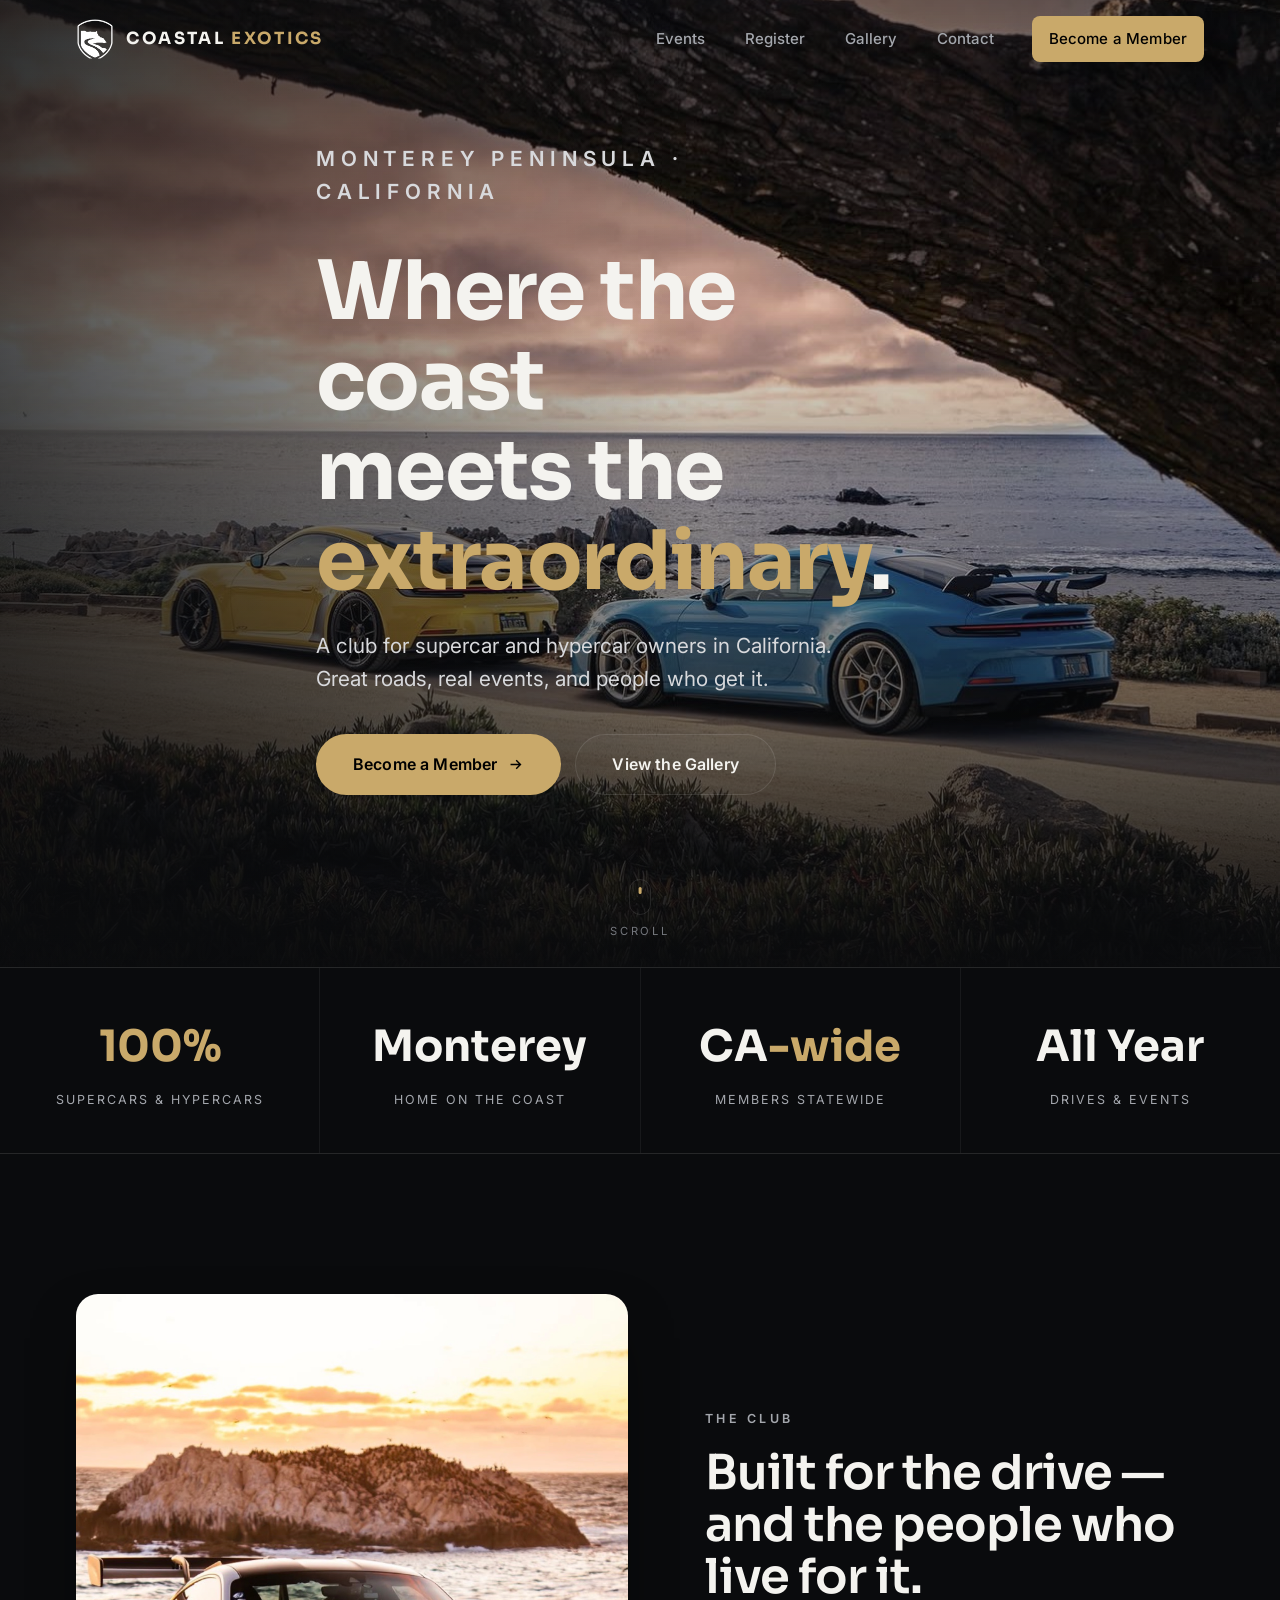
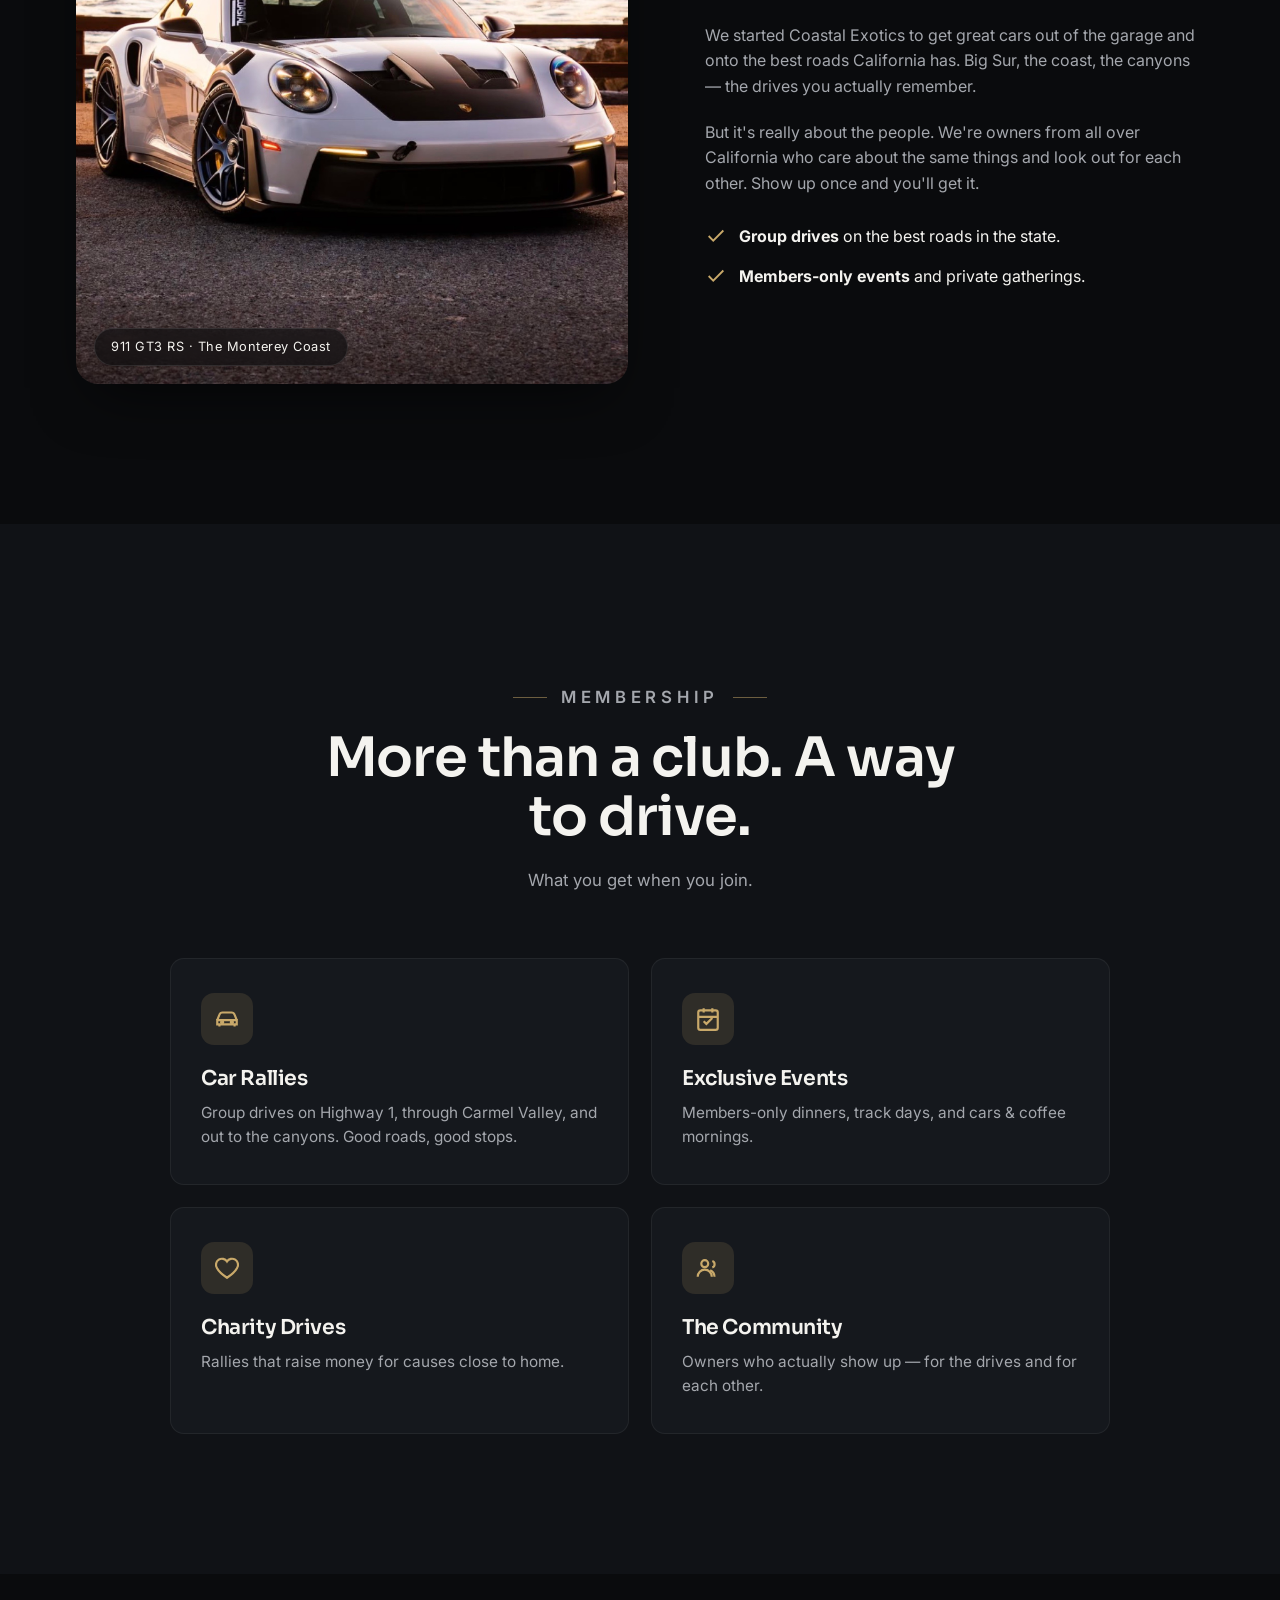
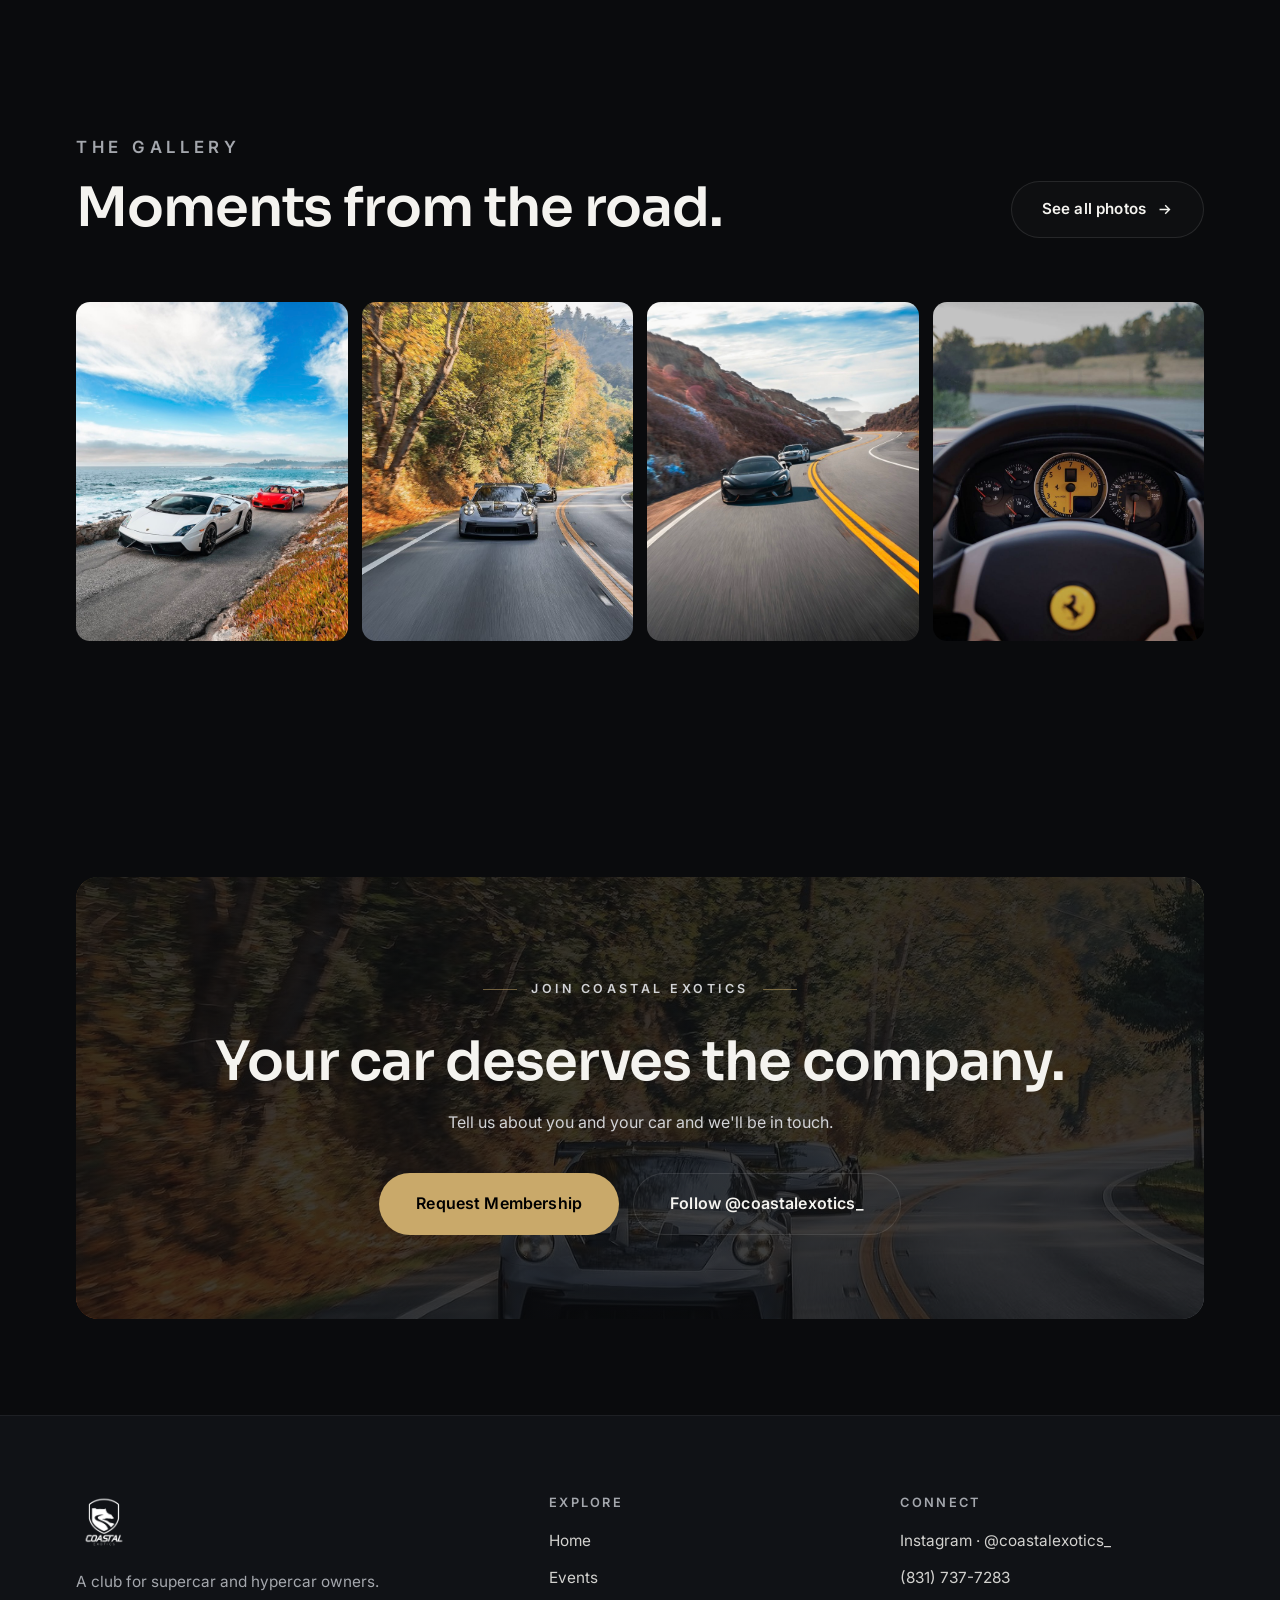
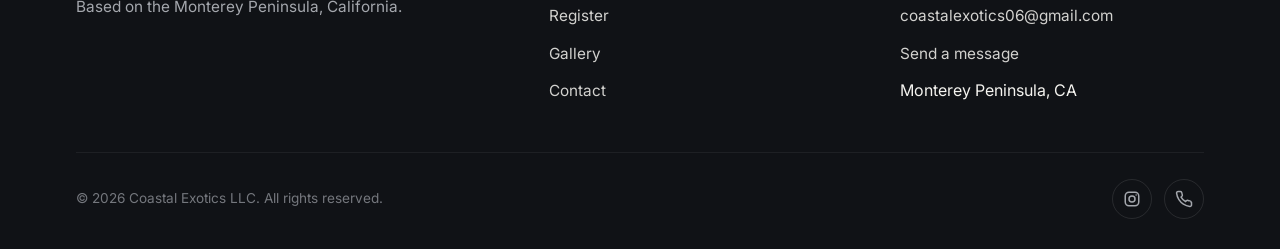
<file: index.html>
<!DOCTYPE html>
<html lang="en">
<head>
  <meta charset="UTF-8">
  <meta name="viewport" content="width=device-width, initial-scale=1.0">
  <title>Coastal Exotics — Supercar & Hypercar Club · Monterey Peninsula, California</title>
  <meta name="description" content="Coastal Exotics is a members' club for supercar and hypercar owners based in Monterey Peninsula, California. Group drives, members-only events and charity rallies across California.">
  <meta name="theme-color" content="#0a0b0d">
  <meta property="og:title" content="Coastal Exotics — Supercar & Hypercar Club">
  <meta property="og:description" content="A club for supercar and hypercar owners on the Monterey Peninsula, California.">
  <meta property="og:image" content="/assets/images/hero-porsches.jpg">
  <meta property="og:type" content="website">
  <link rel="icon" type="image/png" sizes="32x32" href="/assets/images/favicon-32.png">
  <link rel="apple-touch-icon" href="/assets/images/apple-touch-icon.png">
  <link rel="preconnect" href="https://fonts.googleapis.com">
  <link rel="preconnect" href="https://fonts.gstatic.com" crossorigin>
  <link href="https://fonts.googleapis.com/css2?family=Sora:wght@400;500;600;700&family=Inter:wght@400;500;600&display=swap" rel="stylesheet">
  <link rel="stylesheet" href="/css/styles.css?v=3">
</head>
<body>

  <!-- HEADER -->
  <header class="site-header">
    <div class="container nav">
      <a href="/" class="brand" aria-label="Coastal Exotics — home">
        <img src="/assets/images/mark-white.png" alt="">
        <span class="brand-name">Coastal<span>&nbsp;Exotics</span></span>
      </a>
      <button class="nav-toggle" aria-label="Toggle navigation" aria-expanded="false"><span></span><span></span><span></span></button>
      <nav class="nav-links">
        <a href="/events/">Events</a>
        <a href="/register/">Register</a>
        <a href="/gallery/">Gallery</a>
        <a href="/contact/">Contact</a>
        <span class="nav-cta"><a href="/register/" class="btn btn--primary">Become a Member</a></span>
      </nav>
    </div>
  </header>

  <!-- HERO -->
  <section class="hero">
    <div class="hero__media">
      <img src="/assets/images/hero-porsches.jpg" alt="Two Porsche 911 GT3s parked along the Monterey Peninsula coastline at sunset" fetchpriority="high">
    </div>
    <div class="container hero__inner">
      <p class="eyebrow reveal">Monterey Peninsula · California</p>
      <h1 class="reveal" data-delay="1">Where the coast<br>meets the <span class="gold">extraordinary</span>.</h1>
      <p class="reveal" data-delay="2">A club for supercar and hypercar owners in California. Great roads, real events, and people who get it.</p>
      <div class="hero__actions reveal" data-delay="3">
        <a href="/register/" class="btn btn--primary btn--lg">Become a Member
          <svg viewBox="0 0 24 24" fill="none" stroke="currentColor" stroke-width="2"><path d="M5 12h14M13 6l6 6-6 6"/></svg>
        </a>
        <a href="/gallery/" class="btn btn--ghost btn--lg">View the Gallery</a>
      </div>
      <span class="hero__loc reveal" data-delay="3">
        <svg viewBox="0 0 24 24" fill="none" stroke="currentColor" stroke-width="2"><path d="M12 21s-7-5.4-7-11a7 7 0 1 1 14 0c0 5.6-7 11-7 11z"/><circle cx="12" cy="10" r="2.5"/></svg>
        Based on the Monterey Peninsula · Members across California
      </span>
    </div>
    <div class="scroll-cue"><span class="mouse"></span><span>Scroll</span></div>
  </section>

  <!-- STATS -->
  <section class="stats" aria-label="Club at a glance">
    <div class="stat"><div class="num"><span>100%</span></div><div class="lbl">Supercars &amp; Hypercars</div></div>
    <div class="stat"><div class="num">Monterey</div><div class="lbl">Home on the Coast</div></div>
    <div class="stat"><div class="num">CA<span>-wide</span></div><div class="lbl">Members Statewide</div></div>
    <div class="stat"><div class="num">All&nbsp;Year</div><div class="lbl">Drives &amp; Events</div></div>
  </section>

  <!-- ABOUT / SPLIT -->
  <section class="section">
    <div class="container split">
      <div class="split__media reveal">
        <img src="/assets/images/gt3rs-sunset.jpg" alt="Porsche 911 GT3 RS overlooking the ocean at golden hour">
        <span class="tag">911 GT3 RS · The Monterey Coast</span>
      </div>
      <div class="split__content reveal" data-delay="1">
        <p class="eyebrow">The Club</p>
        <h2>Built for the drive — and the people who live for it.</h2>
        <p>We started Coastal Exotics to get great cars out of the garage and onto the best roads California has. Big Sur, the coast, the canyons — the drives you actually remember.</p>
        <p>But it's really about the people. We're owners from all over California who care about the same things and look out for each other. Show up once and you'll get it.</p>
        <ul class="checklist">
          <li><svg viewBox="0 0 24 24" fill="none" stroke="currentColor" stroke-width="2"><path d="M20 6 9 17l-5-5"/></svg><span><strong>Group drives</strong> on the best roads in the state.</span></li>
          <li><svg viewBox="0 0 24 24" fill="none" stroke="currentColor" stroke-width="2"><path d="M20 6 9 17l-5-5"/></svg><span><strong>Members-only events</strong> and private gatherings.</span></li>
        </ul>
      </div>
    </div>
  </section>

  <!-- MEMBERSHIP / BENEFITS -->
  <section class="section bg-2">
    <div class="container">
      <div class="section-head center reveal">
        <p class="eyebrow eyebrow--center">Membership</p>
        <h2>More than a club. A way to drive.</h2>
        <p>What you get when you join.</p>
      </div>
      <div class="cards">
        <article class="card reveal">
          <div class="ico"><svg viewBox="0 0 24 24" fill="none" stroke="currentColor" stroke-width="2"><path d="M3 13l2-5a3 3 0 0 1 2.8-2h8.4A3 3 0 0 1 19 8l2 5"/><path d="M5 17h14M5 17v2M19 17v2M3 13h18v4H3z"/><circle cx="7.5" cy="15" r="1"/><circle cx="16.5" cy="15" r="1"/></svg></div>
          <h3>Car Rallies</h3>
          <p>Group drives on Highway 1, through Carmel Valley, and out to the canyons. Good roads, good stops.</p>
        </article>
        <article class="card reveal" data-delay="1">
          <div class="ico"><svg viewBox="0 0 24 24" fill="none" stroke="currentColor" stroke-width="2"><path d="M8 2v4M16 2v4M3 10h18"/><rect x="3" y="4" width="18" height="18" rx="2"/><path d="M8 14l2.5 2.5L16 11"/></svg></div>
          <h3>Exclusive Events</h3>
          <p>Members-only dinners, track days, and cars &amp; coffee mornings.</p>
        </article>
        <article class="card reveal">
          <div class="ico"><svg viewBox="0 0 24 24" fill="none" stroke="currentColor" stroke-width="2"><path d="M12 21s-7-4.6-9.3-9A5.2 5.2 0 0 1 12 6a5.2 5.2 0 0 1 9.3 6c-2.3 4.4-9.3 9-9.3 9z"/></svg></div>
          <h3>Charity Drives</h3>
          <p>Rallies that raise money for causes close to home.</p>
        </article>
        <article class="card reveal" data-delay="1">
          <div class="ico"><svg viewBox="0 0 24 24" fill="none" stroke="currentColor" stroke-width="2"><circle cx="9" cy="8" r="3.2"/><path d="M2.5 20a6.5 6.5 0 0 1 13 0"/><path d="M16 5.5a3.2 3.2 0 0 1 0 6M18 20a6.5 6.5 0 0 0-4-6"/></svg></div>
          <h3>The Community</h3>
          <p>Owners who actually show up — for the drives and for each other.</p>
        </article>
      </div>
    </div>
  </section>

  <!-- GALLERY STRIP -->
  <section class="section">
    <div class="container">
      <div class="section-head reveal" style="display:flex;justify-content:space-between;align-items:flex-end;gap:24px;flex-wrap:wrap;max-width:none;">
        <div>
          <p class="eyebrow">The Gallery</p>
          <h2>Moments from the road.</h2>
        </div>
        <a href="/gallery/" class="btn btn--ghost">See all photos
          <svg viewBox="0 0 24 24" fill="none" stroke="currentColor" stroke-width="2"><path d="M5 12h14M13 6l6 6-6 6"/></svg>
        </a>
      </div>
      <div class="strip">
        <a href="/gallery/" class="reveal"><img src="/assets/images/lambo-ferrari-coast-thumb.jpg" alt="Lamborghini Gallardo and Ferrari F430 on the coast road"></a>
        <a href="/gallery/" class="reveal" data-delay="1"><img src="/assets/images/gt3-mclaren-autumn-thumb.jpg" alt="Porsche 911 GT3 and McLaren on an autumn canyon road"></a>
        <a href="/gallery/" class="reveal" data-delay="2"><img src="/assets/images/mclaren-bentley-mountain-thumb.jpg" alt="McLaren and Porsche 911 GT3 RS on a coastal mountain road"></a>
        <a href="/gallery/" class="reveal" data-delay="3"><img src="/assets/images/ferrari-cockpit-thumb.jpg" alt="Ferrari F430 cockpit and gauges"></a>
      </div>
    </div>
  </section>

  <!-- CTA BAND -->
  <section class="section section--tight">
    <div class="container">
      <div class="cta-band reveal">
        <div class="cta-band__bg"><img src="/assets/images/gt3-mclaren-autumn.jpg" alt=""></div>
        <p class="eyebrow eyebrow--center">Join Coastal Exotics</p>
        <h2>Your car deserves the company.</h2>
        <p>Tell us about you and your car and we'll be in touch.</p>
        <div class="hero__actions">
          <a href="/register/" class="btn btn--primary btn--lg">Request Membership</a>
          <a href="https://instagram.com/coastalexotics_" target="_blank" rel="noopener" class="btn btn--ghost btn--lg">Follow @coastalexotics_</a>
        </div>
      </div>
    </div>
  </section>

  <!-- FOOTER -->
  <footer class="site-footer">
    <div class="container">
      <div class="footer-top">
        <div class="footer-brand">
          <img src="/assets/images/logo-white.png" alt="Coastal Exotics">
          <p>A club for supercar and hypercar owners. Based on the Monterey Peninsula, California.</p>
        </div>
        <div class="footer-col">
          <h4>Explore</h4>
          <ul>
            <li><a href="/">Home</a></li>
            <li><a href="/events/">Events</a></li>
            <li><a href="/register/">Register</a></li>
            <li><a href="/gallery/">Gallery</a></li>
            <li><a href="/contact/">Contact</a></li>
          </ul>
        </div>
        <div class="footer-col">
          <h4>Connect</h4>
          <ul>
            <li><a href="https://instagram.com/coastalexotics_" target="_blank" rel="noopener">Instagram &middot; @coastalexotics_</a></li>
            <li><a href="tel:+18317377283">(831) 737-7283</a></li>
            <li><a href="mailto:coastalexotics06@gmail.com">coastalexotics06@gmail.com</a></li>
            <li><a href="/contact/">Send a message</a></li>
            <li>Monterey Peninsula, CA</li>
          </ul>
        </div>
      </div>
      <div class="footer-bottom">
        <span>&copy; <span id="year">2026</span> Coastal Exotics LLC. All rights reserved.</span>
        <div class="footer-social">
          <a href="https://instagram.com/coastalexotics_" target="_blank" rel="noopener" aria-label="Instagram">
            <svg viewBox="0 0 24 24" fill="none" stroke="currentColor" stroke-width="2"><rect x="3" y="3" width="18" height="18" rx="5"/><circle cx="12" cy="12" r="4"/><circle cx="17.5" cy="6.5" r="1" fill="currentColor" stroke="none"/></svg>
          </a>
          <a href="tel:+18317377283" aria-label="Call Coastal Exotics">
            <svg viewBox="0 0 24 24" fill="none" stroke="currentColor" stroke-width="2"><path d="M22 16.9v3a2 2 0 0 1-2.2 2 19.8 19.8 0 0 1-8.6-3.1 19.5 19.5 0 0 1-6-6A19.8 19.8 0 0 1 2.1 4.2 2 2 0 0 1 4.1 2h3a2 2 0 0 1 2 1.7c.1.9.3 1.8.6 2.6a2 2 0 0 1-.5 2.1L8.1 9.5a16 16 0 0 0 6 6l1.1-1.1a2 2 0 0 1 2.1-.5c.8.3 1.7.5 2.6.6a2 2 0 0 1 1.7 2z"/></svg>
          </a>
        </div>
      </div>
    </div>
  </footer>

  <script src="/js/main.js?v=4"></script>
</body>
</html>
</file>
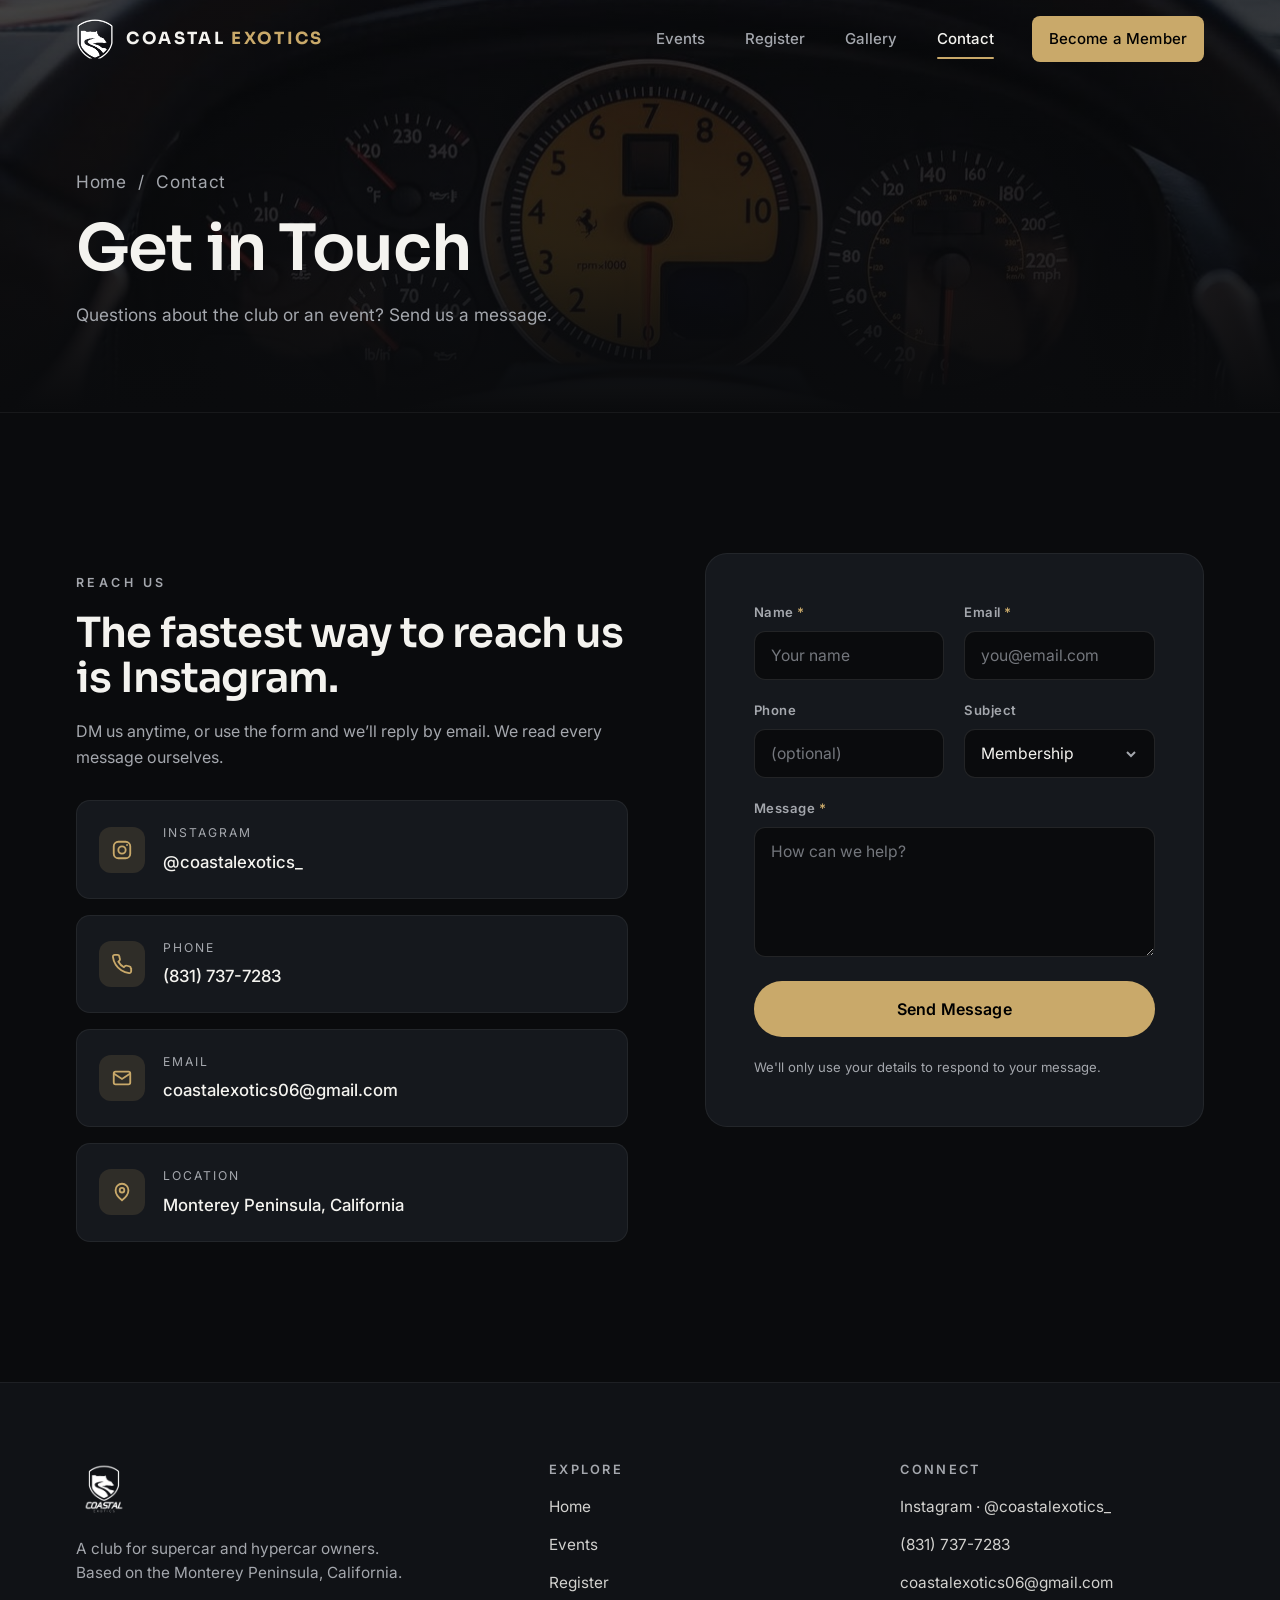
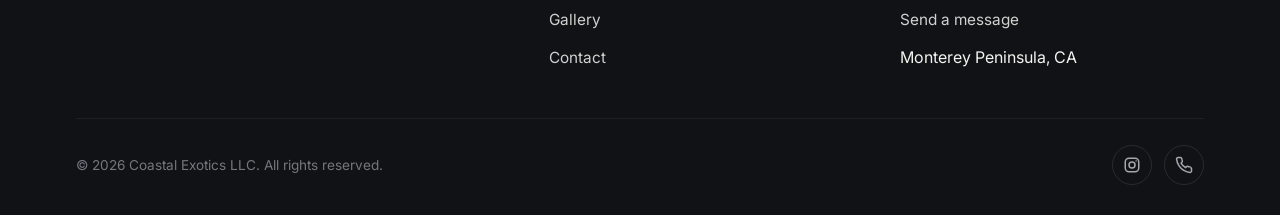
<file: contact/index.html>
<!DOCTYPE html>
<html lang="en">
<head>
  <meta charset="UTF-8">
  <meta name="viewport" content="width=device-width, initial-scale=1.0">
  <title>Contact — Coastal Exotics · Monterey Peninsula, California</title>
  <meta name="description" content="Get in touch with Coastal Exotics. Message us through the form, on Instagram @coastalexotics_, or by phone. Based on the Monterey Peninsula, California.">
  <meta name="theme-color" content="#0a0b0d">
  <link rel="icon" type="image/png" sizes="32x32" href="/assets/images/favicon-32.png">
  <link rel="apple-touch-icon" href="/assets/images/apple-touch-icon.png">
  <link rel="preconnect" href="https://fonts.googleapis.com">
  <link rel="preconnect" href="https://fonts.gstatic.com" crossorigin>
  <link href="https://fonts.googleapis.com/css2?family=Sora:wght@400;500;600;700&family=Inter:wght@400;500;600&display=swap" rel="stylesheet">
  <link rel="stylesheet" href="/css/styles.css?v=3">
</head>
<body>

  <header class="site-header">
    <div class="container nav">
      <a href="/" class="brand" aria-label="Coastal Exotics — home">
        <img src="/assets/images/mark-white.png" alt="">
        <span class="brand-name">Coastal<span>&nbsp;Exotics</span></span>
      </a>
      <button class="nav-toggle" aria-label="Toggle navigation" aria-expanded="false"><span></span><span></span><span></span></button>
      <nav class="nav-links">
        <a href="/events/">Events</a>
        <a href="/register/">Register</a>
        <a href="/gallery/">Gallery</a>
        <a href="/contact/" class="active">Contact</a>
        <span class="nav-cta"><a href="/register/" class="btn btn--primary">Become a Member</a></span>
      </nav>
    </div>
  </header>

  <section class="page-hero">
    <div class="page-hero__bg"><img src="/assets/images/ferrari-cockpit.jpg" alt=""></div>
    <div class="container">
      <p class="breadcrumb reveal"><a href="/">Home</a> &nbsp;/&nbsp; Contact</p>
      <h1 class="reveal" data-delay="1">Get in Touch</h1>
      <p class="reveal" data-delay="2">Questions about the club or an event? Send us a message.</p>
    </div>
  </section>

  <section class="section">
    <div class="container">
      <div class="split" style="align-items:flex-start;">
        <!-- CONTACT INFO -->
        <div class="reveal">
          <p class="eyebrow">Reach Us</p>
          <h2 style="font-size:clamp(1.8rem,3.6vw,2.6rem);">The fastest way to reach us is Instagram.</h2>
          <p style="color:var(--muted);margin-top:18px;">DM us anytime, or use the form and we’ll reply by email. We read every message ourselves.</p>

          <div class="info-list" style="margin-top:30px;">
            <a class="info-item" href="https://instagram.com/coastalexotics_" target="_blank" rel="noopener">
              <span class="ico"><svg viewBox="0 0 24 24" fill="none" stroke="currentColor" stroke-width="2"><rect x="3" y="3" width="18" height="18" rx="5"/><circle cx="12" cy="12" r="4"/><circle cx="17.5" cy="6.5" r="1" fill="currentColor" stroke="none"/></svg></span>
              <span><span class="k">Instagram</span><span class="v">@coastalexotics_</span></span>
            </a>
            <a class="info-item" href="tel:+18317377283">
              <span class="ico"><svg viewBox="0 0 24 24" fill="none" stroke="currentColor" stroke-width="2"><path d="M22 16.9v3a2 2 0 0 1-2.2 2 19.8 19.8 0 0 1-8.6-3.1 19.5 19.5 0 0 1-6-6A19.8 19.8 0 0 1 2.1 4.2 2 2 0 0 1 4.1 2h3a2 2 0 0 1 2 1.7c.1.9.3 1.8.6 2.6a2 2 0 0 1-.5 2.1L8.1 9.5a16 16 0 0 0 6 6l1.1-1.1a2 2 0 0 1 2.1-.5c.8.3 1.7.5 2.6.6a2 2 0 0 1 1.7 2z"/></svg></span>
              <span><span class="k">Phone</span><span class="v">(831) 737-7283</span></span>
            </a>
            <a class="info-item" href="mailto:coastalexotics06@gmail.com">
              <span class="ico"><svg viewBox="0 0 24 24" fill="none" stroke="currentColor" stroke-width="2"><rect x="3" y="5" width="18" height="14" rx="2"/><path d="m3 7 9 6 9-6"/></svg></span>
              <span><span class="k">Email</span><span class="v" style="word-break:break-word;">coastalexotics06@gmail.com</span></span>
            </a>
            <div class="info-item">
              <span class="ico"><svg viewBox="0 0 24 24" fill="none" stroke="currentColor" stroke-width="2"><path d="M12 21s-7-5.4-7-11a7 7 0 1 1 14 0c0 5.6-7 11-7 11z"/><circle cx="12" cy="10" r="2.5"/></svg></span>
              <span><span class="k">Location</span><span class="v">Monterey Peninsula, California</span></span>
            </div>
          </div>
        </div>

        <!-- CONTACT FORM -->
        <div class="reveal" data-delay="1">
          <div class="form-wrap">
            <!-- Submissions are emailed to coastalexotics06@gmail.com via FormSubmit (formsubmit.co). -->
            <form data-form action="https://formsubmit.co/coastalexotics06@gmail.com" method="POST"
                  data-subject="Website Contact" data-mailto="coastalexotics06@gmail.com">
              <input type="hidden" name="_subject" value="New website message — Coastal Exotics">
              <input type="hidden" name="_template" value="table">
              <input type="text" name="_honey" style="display:none" tabindex="-1" autocomplete="off" aria-hidden="true">
              <div class="form-grid">
                <div class="field">
                  <label for="c-name">Name <span class="req">*</span></label>
                  <input id="c-name" name="name" type="text" required placeholder="Your name" autocomplete="name">
                </div>
                <div class="field">
                  <label for="c-email">Email <span class="req">*</span></label>
                  <input id="c-email" name="email" type="email" required placeholder="you@email.com" autocomplete="email">
                </div>
                <div class="field">
                  <label for="c-phone">Phone</label>
                  <input id="c-phone" name="phone" type="tel" placeholder="(optional)" autocomplete="tel">
                </div>
                <div class="field">
                  <label for="c-subject">Subject</label>
                  <select id="c-subject" name="subject">
                    <option>Membership</option>
                    <option>Events</option>
                    <option>Partnership / Sponsorship</option>
                    <option>Press</option>
                    <option>Other</option>
                  </select>
                </div>
                <div class="field full">
                  <label for="c-msg">Message <span class="req">*</span></label>
                  <textarea id="c-msg" name="message" required placeholder="How can we help?"></textarea>
                </div>
              </div>
              <button type="submit" class="btn btn--primary btn--block btn--lg" style="margin-top:24px;">Send Message</button>
              <div class="form-status" role="status" aria-live="polite"></div>
              <p class="form-note">We'll only use your details to respond to your message.</p>
            </form>
          </div>
        </div>
      </div>
    </div>
  </section>

  <footer class="site-footer">
    <div class="container">
      <div class="footer-top">
        <div class="footer-brand">
          <img src="/assets/images/logo-white.png" alt="Coastal Exotics">
          <p>A club for supercar and hypercar owners. Based on the Monterey Peninsula, California.</p>
        </div>
        <div class="footer-col">
          <h4>Explore</h4>
          <ul>
            <li><a href="/">Home</a></li>
            <li><a href="/events/">Events</a></li>
            <li><a href="/register/">Register</a></li>
            <li><a href="/gallery/">Gallery</a></li>
            <li><a href="/contact/">Contact</a></li>
          </ul>
        </div>
        <div class="footer-col">
          <h4>Connect</h4>
          <ul>
            <li><a href="https://instagram.com/coastalexotics_" target="_blank" rel="noopener">Instagram &middot; @coastalexotics_</a></li>
            <li><a href="tel:+18317377283">(831) 737-7283</a></li>
            <li><a href="mailto:coastalexotics06@gmail.com">coastalexotics06@gmail.com</a></li>
            <li><a href="/contact/">Send a message</a></li>
            <li>Monterey Peninsula, CA</li>
          </ul>
        </div>
      </div>
      <div class="footer-bottom">
        <span>&copy; <span id="year">2026</span> Coastal Exotics LLC. All rights reserved.</span>
        <div class="footer-social">
          <a href="https://instagram.com/coastalexotics_" target="_blank" rel="noopener" aria-label="Instagram">
            <svg viewBox="0 0 24 24" fill="none" stroke="currentColor" stroke-width="2"><rect x="3" y="3" width="18" height="18" rx="5"/><circle cx="12" cy="12" r="4"/><circle cx="17.5" cy="6.5" r="1" fill="currentColor" stroke="none"/></svg>
          </a>
          <a href="tel:+18317377283" aria-label="Call Coastal Exotics">
            <svg viewBox="0 0 24 24" fill="none" stroke="currentColor" stroke-width="2"><path d="M22 16.9v3a2 2 0 0 1-2.2 2 19.8 19.8 0 0 1-8.6-3.1 19.5 19.5 0 0 1-6-6A19.8 19.8 0 0 1 2.1 4.2 2 2 0 0 1 4.1 2h3a2 2 0 0 1 2 1.7c.1.9.3 1.8.6 2.6a2 2 0 0 1-.5 2.1L8.1 9.5a16 16 0 0 0 6 6l1.1-1.1a2 2 0 0 1 2.1-.5c.8.3 1.7.5 2.6.6a2 2 0 0 1 1.7 2z"/></svg>
          </a>
        </div>
      </div>
    </div>
  </footer>

  <script src="/js/main.js?v=4"></script>
</body>
</html>
</file>
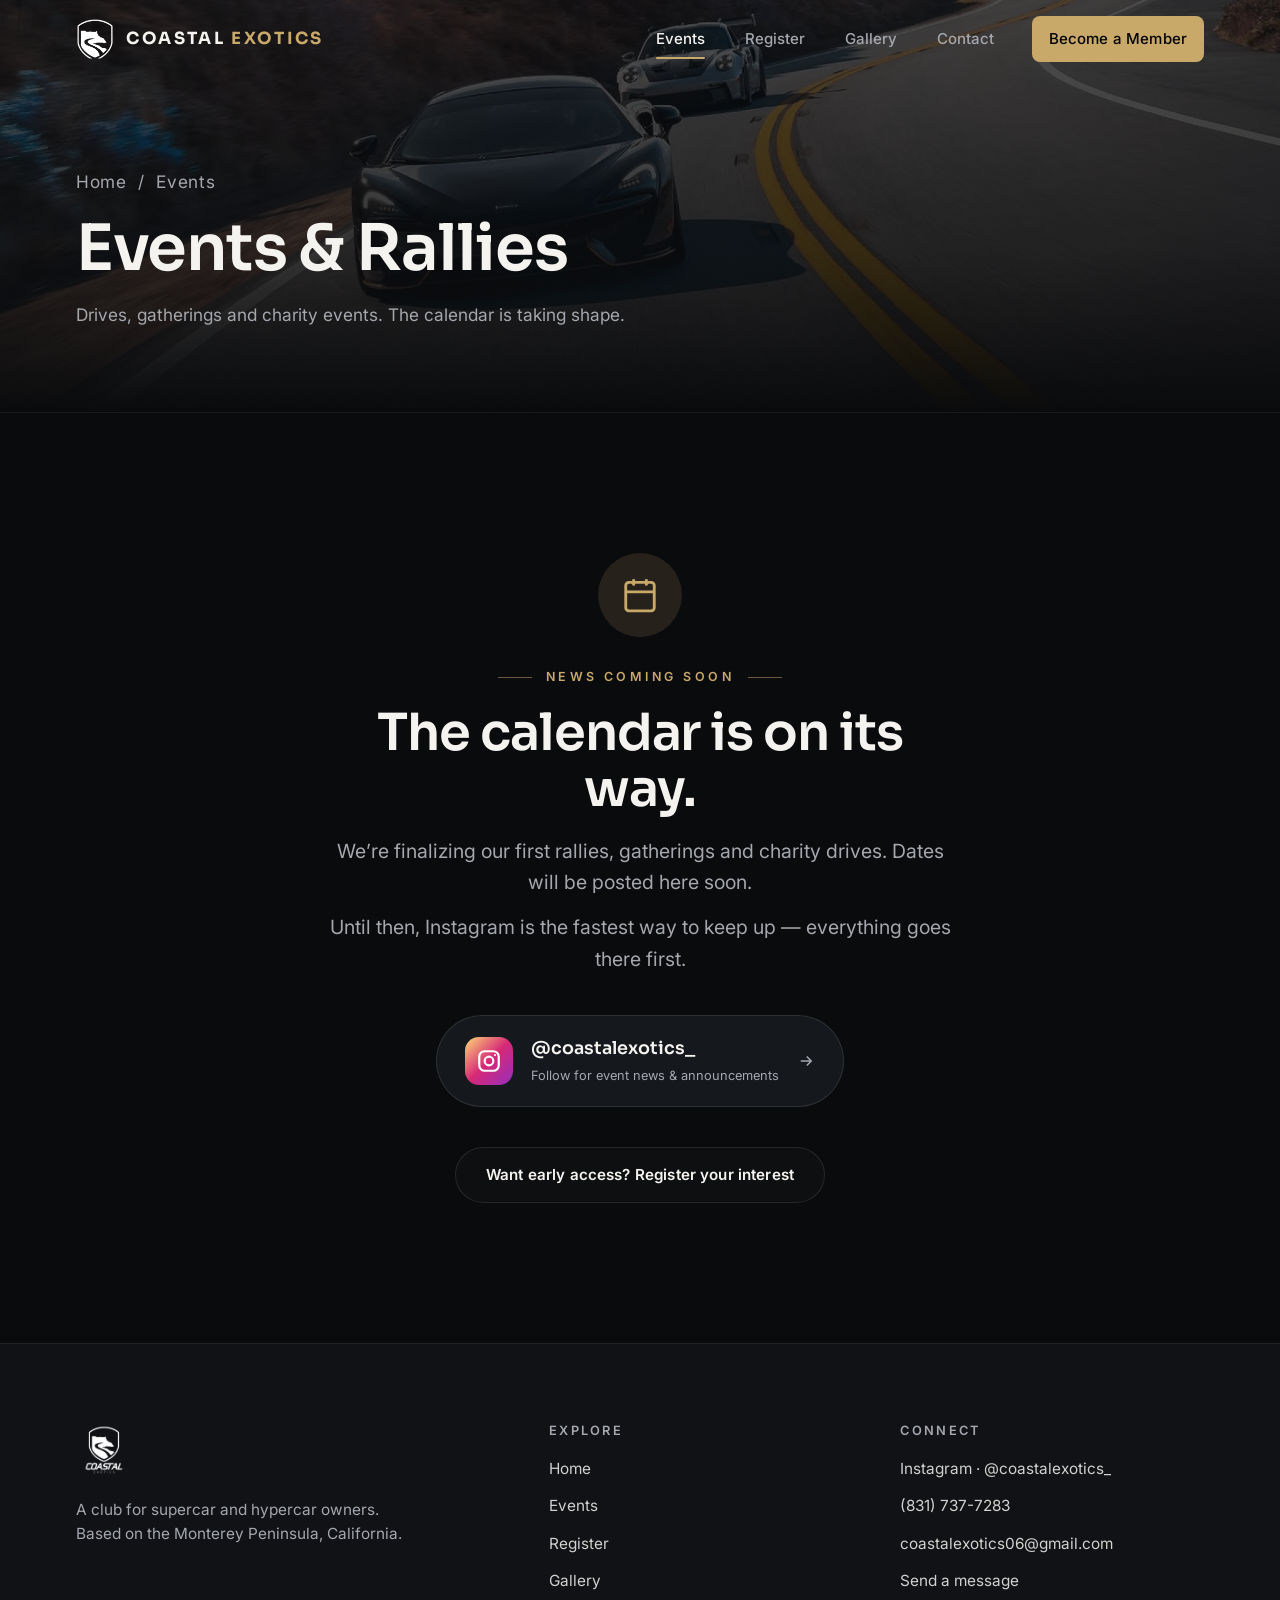
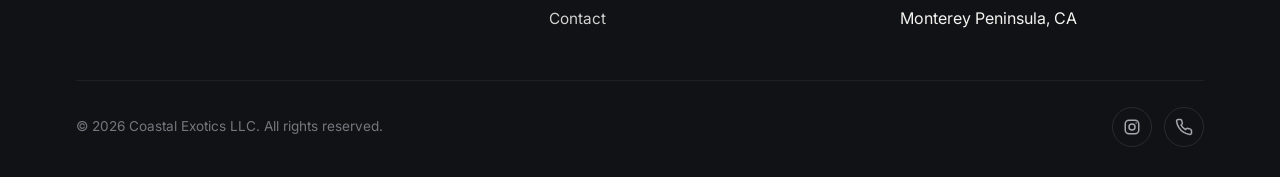
<file: events/index.html>
<!DOCTYPE html>
<html lang="en">
<head>
  <meta charset="UTF-8">
  <meta name="viewport" content="width=device-width, initial-scale=1.0">
  <title>Events — Coastal Exotics · Monterey Peninsula, California</title>
  <meta name="description" content="Coastal Exotics events, rallies and gatherings. New events are coming soon — follow @coastalexotics_ on Instagram for the latest announcements.">
  <meta name="theme-color" content="#0a0b0d">
  <link rel="icon" type="image/png" sizes="32x32" href="/assets/images/favicon-32.png">
  <link rel="apple-touch-icon" href="/assets/images/apple-touch-icon.png">
  <link rel="preconnect" href="https://fonts.googleapis.com">
  <link rel="preconnect" href="https://fonts.gstatic.com" crossorigin>
  <link href="https://fonts.googleapis.com/css2?family=Sora:wght@400;500;600;700&family=Inter:wght@400;500;600&display=swap" rel="stylesheet">
  <link rel="stylesheet" href="/css/styles.css?v=3">
</head>
<body>

  <header class="site-header">
    <div class="container nav">
      <a href="/" class="brand" aria-label="Coastal Exotics — home">
        <img src="/assets/images/mark-white.png" alt="">
        <span class="brand-name">Coastal<span>&nbsp;Exotics</span></span>
      </a>
      <button class="nav-toggle" aria-label="Toggle navigation" aria-expanded="false"><span></span><span></span><span></span></button>
      <nav class="nav-links">
        <a href="/events/" class="active">Events</a>
        <a href="/register/">Register</a>
        <a href="/gallery/">Gallery</a>
        <a href="/contact/">Contact</a>
        <span class="nav-cta"><a href="/register/" class="btn btn--primary">Become a Member</a></span>
      </nav>
    </div>
  </header>

  <!-- PAGE HERO -->
  <section class="page-hero">
    <div class="page-hero__bg"><img src="/assets/images/mclaren-bentley-mountain.jpg" alt=""></div>
    <div class="container">
      <p class="breadcrumb reveal"><a href="/">Home</a> &nbsp;/&nbsp; Events</p>
      <h1 class="reveal" data-delay="1">Events &amp; Rallies</h1>
      <p class="reveal" data-delay="2">Drives, gatherings and charity events. The calendar is taking shape.</p>
    </div>
  </section>

  <!-- COMING SOON -->
  <section class="section">
    <div class="container">
      <div class="coming reveal">
        <div class="pulse">
          <svg viewBox="0 0 24 24" fill="none" stroke="currentColor" stroke-width="1.8"><path d="M8 2v4M16 2v4M3 10h18"/><rect x="3" y="4" width="18" height="18" rx="2"/></svg>
        </div>
        <p class="eyebrow eyebrow--center">News Coming Soon</p>
        <h2 style="font-size:clamp(2rem,4.5vw,3.2rem);">The calendar is on its way.</h2>
        <p class="lead" style="margin-top:20px;">We’re finalizing our first rallies, gatherings and charity drives. Dates will be posted here soon.</p>
        <p class="lead" style="margin-top:14px;">Until then, Instagram is the fastest way to keep up — everything goes there first.</p>

        <a class="ig-card reveal" href="https://instagram.com/coastalexotics_" target="_blank" rel="noopener" data-delay="1">
          <span class="ico">
            <svg viewBox="0 0 24 24" fill="none" stroke="currentColor" stroke-width="2"><rect x="3" y="3" width="18" height="18" rx="5"/><circle cx="12" cy="12" r="4"/><circle cx="17.5" cy="6.5" r="1" fill="currentColor" stroke="none"/></svg>
          </span>
          <span style="text-align:left;">
            <span class="handle" style="display:block;">@coastalexotics_</span>
            <span class="sub">Follow for event news &amp; announcements</span>
          </span>
          <svg viewBox="0 0 24 24" fill="none" stroke="currentColor" stroke-width="2" style="width:18px;height:18px;color:var(--muted);"><path d="M5 12h14M13 6l6 6-6 6"/></svg>
        </a>

        <div style="margin-top:40px;">
          <a href="/register/" class="btn btn--ghost">Want early access? Register your interest</a>
        </div>
      </div>
    </div>
  </section>

  <!-- FOOTER -->
  <footer class="site-footer">
    <div class="container">
      <div class="footer-top">
        <div class="footer-brand">
          <img src="/assets/images/logo-white.png" alt="Coastal Exotics">
          <p>A club for supercar and hypercar owners. Based on the Monterey Peninsula, California.</p>
        </div>
        <div class="footer-col">
          <h4>Explore</h4>
          <ul>
            <li><a href="/">Home</a></li>
            <li><a href="/events/">Events</a></li>
            <li><a href="/register/">Register</a></li>
            <li><a href="/gallery/">Gallery</a></li>
            <li><a href="/contact/">Contact</a></li>
          </ul>
        </div>
        <div class="footer-col">
          <h4>Connect</h4>
          <ul>
            <li><a href="https://instagram.com/coastalexotics_" target="_blank" rel="noopener">Instagram &middot; @coastalexotics_</a></li>
            <li><a href="tel:+18317377283">(831) 737-7283</a></li>
            <li><a href="mailto:coastalexotics06@gmail.com">coastalexotics06@gmail.com</a></li>
            <li><a href="/contact/">Send a message</a></li>
            <li>Monterey Peninsula, CA</li>
          </ul>
        </div>
      </div>
      <div class="footer-bottom">
        <span>&copy; <span id="year">2026</span> Coastal Exotics LLC. All rights reserved.</span>
        <div class="footer-social">
          <a href="https://instagram.com/coastalexotics_" target="_blank" rel="noopener" aria-label="Instagram">
            <svg viewBox="0 0 24 24" fill="none" stroke="currentColor" stroke-width="2"><rect x="3" y="3" width="18" height="18" rx="5"/><circle cx="12" cy="12" r="4"/><circle cx="17.5" cy="6.5" r="1" fill="currentColor" stroke="none"/></svg>
          </a>
          <a href="tel:+18317377283" aria-label="Call Coastal Exotics">
            <svg viewBox="0 0 24 24" fill="none" stroke="currentColor" stroke-width="2"><path d="M22 16.9v3a2 2 0 0 1-2.2 2 19.8 19.8 0 0 1-8.6-3.1 19.5 19.5 0 0 1-6-6A19.8 19.8 0 0 1 2.1 4.2 2 2 0 0 1 4.1 2h3a2 2 0 0 1 2 1.7c.1.9.3 1.8.6 2.6a2 2 0 0 1-.5 2.1L8.1 9.5a16 16 0 0 0 6 6l1.1-1.1a2 2 0 0 1 2.1-.5c.8.3 1.7.5 2.6.6a2 2 0 0 1 1.7 2z"/></svg>
          </a>
        </div>
      </div>
    </div>
  </footer>

  <script src="/js/main.js?v=4"></script>
</body>
</html>
</file>
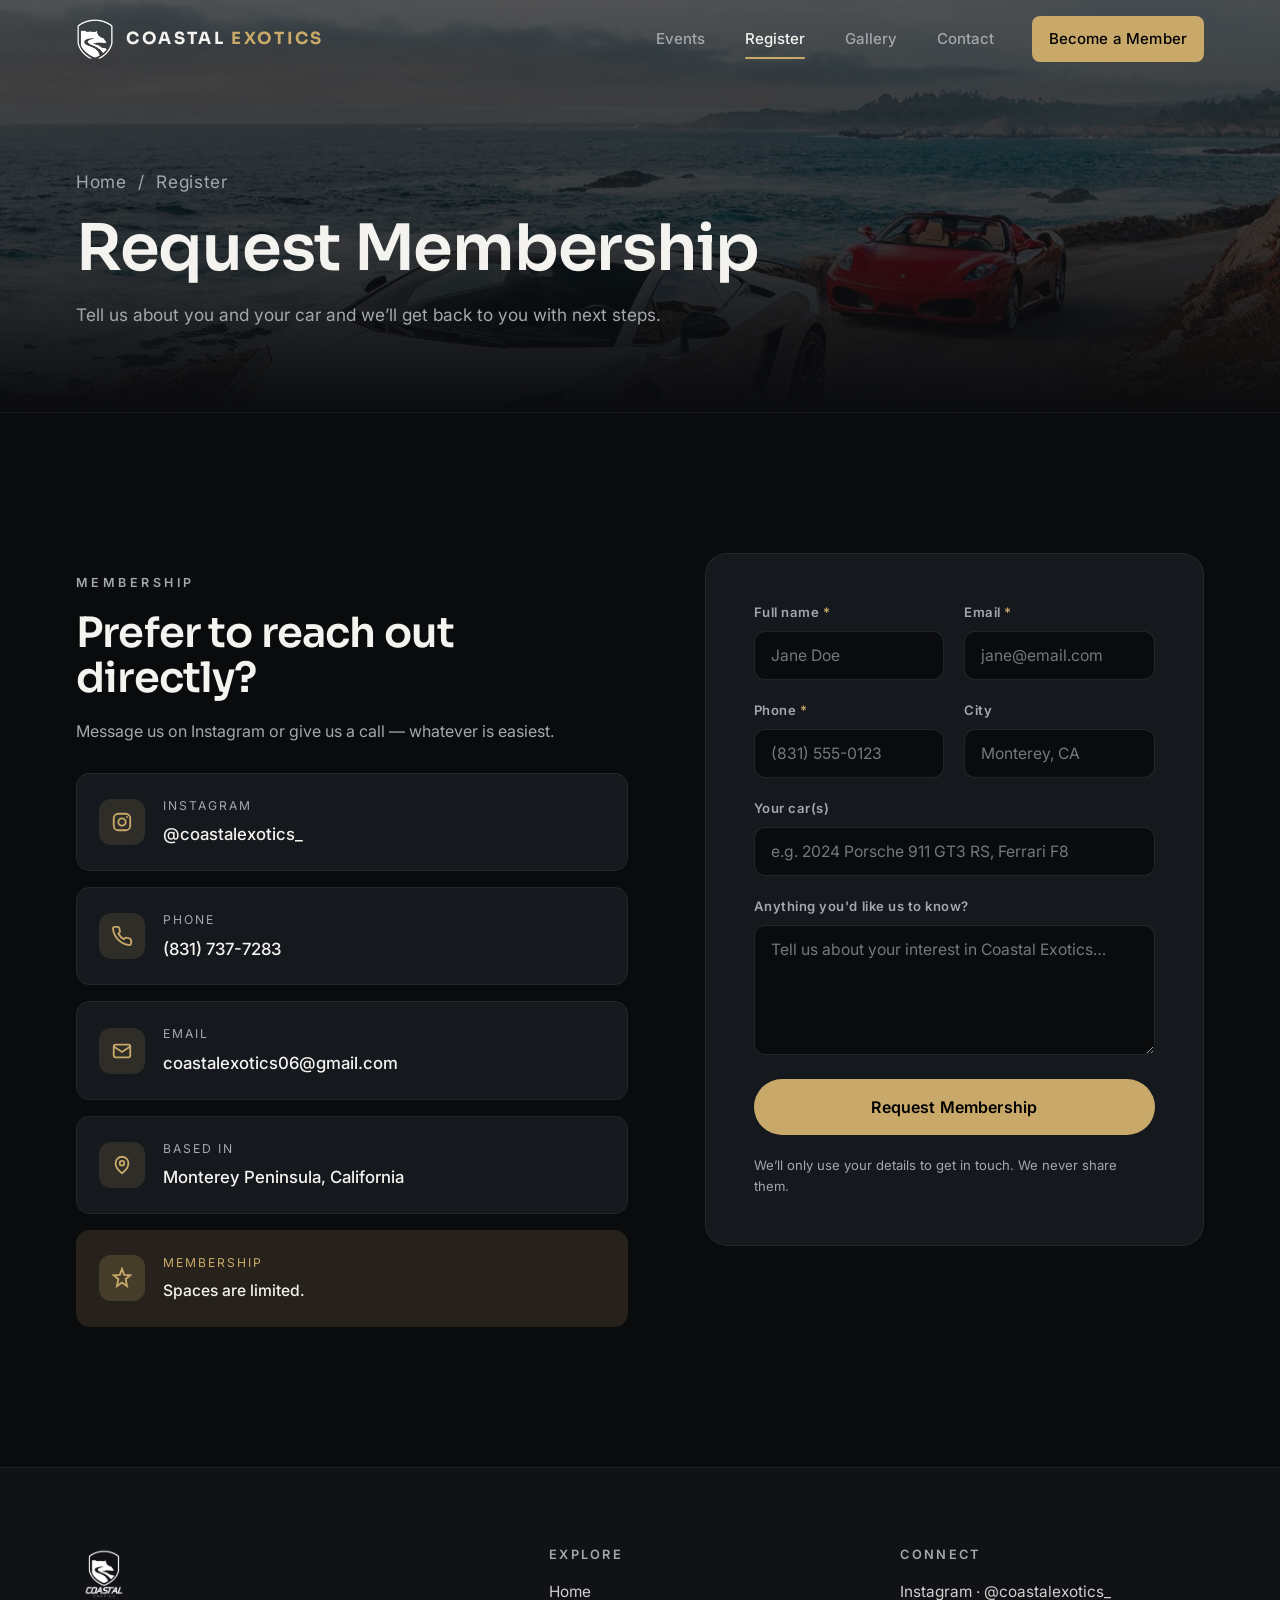
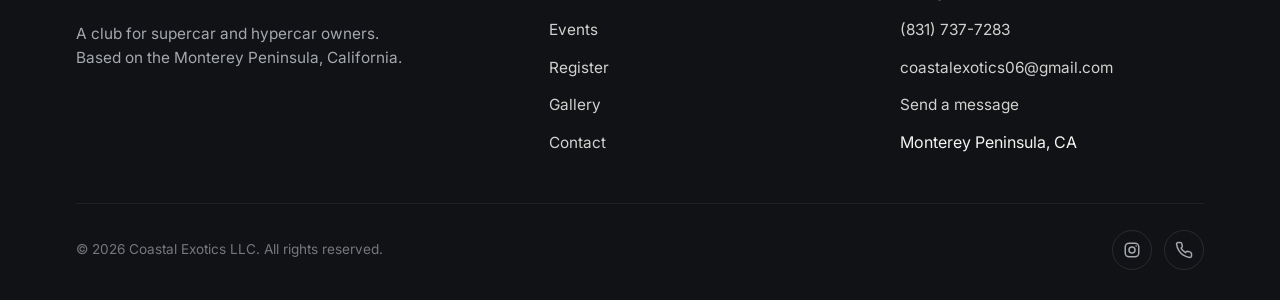
<file: register/index.html>
<!DOCTYPE html>
<html lang="en">
<head>
  <meta charset="UTF-8">
  <meta name="viewport" content="width=device-width, initial-scale=1.0">
  <title>Register — Coastal Exotics · Membership Inquiry</title>
  <meta name="description" content="Request membership with Coastal Exotics. Share your details and your car, and our team will be in touch about joining California's supercar and hypercar club.">
  <meta name="theme-color" content="#0a0b0d">
  <link rel="icon" type="image/png" sizes="32x32" href="/assets/images/favicon-32.png">
  <link rel="apple-touch-icon" href="/assets/images/apple-touch-icon.png">
  <link rel="preconnect" href="https://fonts.googleapis.com">
  <link rel="preconnect" href="https://fonts.gstatic.com" crossorigin>
  <link href="https://fonts.googleapis.com/css2?family=Sora:wght@400;500;600;700&family=Inter:wght@400;500;600&display=swap" rel="stylesheet">
  <link rel="stylesheet" href="/css/styles.css?v=3">
</head>
<body>

  <header class="site-header">
    <div class="container nav">
      <a href="/" class="brand" aria-label="Coastal Exotics — home">
        <img src="/assets/images/mark-white.png" alt="">
        <span class="brand-name">Coastal<span>&nbsp;Exotics</span></span>
      </a>
      <button class="nav-toggle" aria-label="Toggle navigation" aria-expanded="false"><span></span><span></span><span></span></button>
      <nav class="nav-links">
        <a href="/events/">Events</a>
        <a href="/register/" class="active">Register</a>
        <a href="/gallery/">Gallery</a>
        <a href="/contact/">Contact</a>
        <span class="nav-cta"><a href="/register/" class="btn btn--primary">Become a Member</a></span>
      </nav>
    </div>
  </header>

  <section class="page-hero">
    <div class="page-hero__bg"><img src="/assets/images/lambo-ferrari-coast.jpg" alt=""></div>
    <div class="container">
      <p class="breadcrumb reveal"><a href="/">Home</a> &nbsp;/&nbsp; Register</p>
      <h1 class="reveal" data-delay="1">Request Membership</h1>
      <p class="reveal" data-delay="2">Tell us about you and your car and we’ll get back to you with next steps.</p>
    </div>
  </section>

  <section class="section">
    <div class="container">
      <div class="split" style="align-items:flex-start;">
        <!-- FORM -->
        <div class="reveal" style="order:2;">
          <div class="form-wrap">
            <!-- Submissions are emailed to coastalexotics06@gmail.com via FormSubmit (formsubmit.co). -->
            <form data-form action="https://formsubmit.co/coastalexotics06@gmail.com" method="POST"
                  data-subject="Membership Inquiry" data-mailto="coastalexotics06@gmail.com">
              <input type="hidden" name="_subject" value="New membership request — Coastal Exotics">
              <input type="hidden" name="_template" value="table">
              <input type="text" name="_honey" style="display:none" tabindex="-1" autocomplete="off" aria-hidden="true">
              <div class="form-grid">
                <div class="field">
                  <label for="r-name">Full name <span class="req">*</span></label>
                  <input id="r-name" name="full_name" type="text" required placeholder="Jane Doe" autocomplete="name">
                </div>
                <div class="field">
                  <label for="r-email">Email <span class="req">*</span></label>
                  <input id="r-email" name="email" type="email" required placeholder="jane@email.com" autocomplete="email">
                </div>
                <div class="field">
                  <label for="r-phone">Phone <span class="req">*</span></label>
                  <input id="r-phone" name="phone" type="tel" required placeholder="(831) 555-0123" autocomplete="tel">
                </div>
                <div class="field">
                  <label for="r-city">City</label>
                  <input id="r-city" name="city" type="text" placeholder="Monterey, CA" autocomplete="address-level2">
                </div>
                <div class="field full">
                  <label for="r-car">Your car(s)</label>
                  <input id="r-car" name="vehicles" type="text" placeholder="e.g. 2024 Porsche 911 GT3 RS, Ferrari F8">
                </div>
                <div class="field full">
                  <label for="r-msg">Anything you'd like us to know?</label>
                  <textarea id="r-msg" name="message" placeholder="Tell us about your interest in Coastal Exotics…"></textarea>
                </div>
              </div>
              <button type="submit" class="btn btn--primary btn--block btn--lg" style="margin-top:24px;">Request Membership</button>
              <div class="form-status" role="status" aria-live="polite"></div>
              <p class="form-note">We’ll only use your details to get in touch. We never share them.</p>
            </form>
          </div>
        </div>

        <!-- SIDE INFO -->
        <div class="reveal" data-delay="1" style="order:1;">
          <p class="eyebrow">Membership</p>
          <h2 style="font-size:clamp(1.8rem,3.6vw,2.6rem);">Prefer to reach out directly?</h2>
          <p style="color:var(--muted);margin-top:18px;">Message us on Instagram or give us a call — whatever is easiest.</p>

          <div class="info-list" style="margin-top:28px;">
            <a class="info-item" href="https://instagram.com/coastalexotics_" target="_blank" rel="noopener">
              <span class="ico"><svg viewBox="0 0 24 24" fill="none" stroke="currentColor" stroke-width="2"><rect x="3" y="3" width="18" height="18" rx="5"/><circle cx="12" cy="12" r="4"/><circle cx="17.5" cy="6.5" r="1" fill="currentColor" stroke="none"/></svg></span>
              <span><span class="k">Instagram</span><span class="v">@coastalexotics_</span></span>
            </a>
            <a class="info-item" href="tel:+18317377283">
              <span class="ico"><svg viewBox="0 0 24 24" fill="none" stroke="currentColor" stroke-width="2"><path d="M22 16.9v3a2 2 0 0 1-2.2 2 19.8 19.8 0 0 1-8.6-3.1 19.5 19.5 0 0 1-6-6A19.8 19.8 0 0 1 2.1 4.2 2 2 0 0 1 4.1 2h3a2 2 0 0 1 2 1.7c.1.9.3 1.8.6 2.6a2 2 0 0 1-.5 2.1L8.1 9.5a16 16 0 0 0 6 6l1.1-1.1a2 2 0 0 1 2.1-.5c.8.3 1.7.5 2.6.6a2 2 0 0 1 1.7 2z"/></svg></span>
              <span><span class="k">Phone</span><span class="v">(831) 737-7283</span></span>
            </a>
            <a class="info-item" href="mailto:coastalexotics06@gmail.com">
              <span class="ico"><svg viewBox="0 0 24 24" fill="none" stroke="currentColor" stroke-width="2"><rect x="3" y="5" width="18" height="14" rx="2"/><path d="m3 7 9 6 9-6"/></svg></span>
              <span><span class="k">Email</span><span class="v" style="word-break:break-word;">coastalexotics06@gmail.com</span></span>
            </a>
            <div class="info-item">
              <span class="ico"><svg viewBox="0 0 24 24" fill="none" stroke="currentColor" stroke-width="2"><path d="M12 21s-7-5.4-7-11a7 7 0 1 1 14 0c0 5.6-7 11-7 11z"/><circle cx="12" cy="10" r="2.5"/></svg></span>
              <span><span class="k">Based In</span><span class="v">Monterey Peninsula, California</span></span>
            </div>
          </div>

          <div class="info-item" style="margin-top:16px;align-items:center;background:var(--accent-soft);border-color:transparent;">
            <span class="ico" style="background:rgba(201,169,106,.2);"><svg viewBox="0 0 24 24" fill="none" stroke="currentColor" stroke-width="2"><path d="M12 2l2.4 6.5L21 9l-5 4.3L17.5 21 12 17l-5.5 4L8 13.3 3 9l6.6-.5z"/></svg></span>
            <span><span class="k" style="color:var(--accent);">Membership</span><span class="v" style="font-size:.98rem;">Spaces are limited.</span></span>
          </div>
        </div>
      </div>
    </div>
  </section>

  <footer class="site-footer">
    <div class="container">
      <div class="footer-top">
        <div class="footer-brand">
          <img src="/assets/images/logo-white.png" alt="Coastal Exotics">
          <p>A club for supercar and hypercar owners. Based on the Monterey Peninsula, California.</p>
        </div>
        <div class="footer-col">
          <h4>Explore</h4>
          <ul>
            <li><a href="/">Home</a></li>
            <li><a href="/events/">Events</a></li>
            <li><a href="/register/">Register</a></li>
            <li><a href="/gallery/">Gallery</a></li>
            <li><a href="/contact/">Contact</a></li>
          </ul>
        </div>
        <div class="footer-col">
          <h4>Connect</h4>
          <ul>
            <li><a href="https://instagram.com/coastalexotics_" target="_blank" rel="noopener">Instagram &middot; @coastalexotics_</a></li>
            <li><a href="tel:+18317377283">(831) 737-7283</a></li>
            <li><a href="mailto:coastalexotics06@gmail.com">coastalexotics06@gmail.com</a></li>
            <li><a href="/contact/">Send a message</a></li>
            <li>Monterey Peninsula, CA</li>
          </ul>
        </div>
      </div>
      <div class="footer-bottom">
        <span>&copy; <span id="year">2026</span> Coastal Exotics LLC. All rights reserved.</span>
        <div class="footer-social">
          <a href="https://instagram.com/coastalexotics_" target="_blank" rel="noopener" aria-label="Instagram">
            <svg viewBox="0 0 24 24" fill="none" stroke="currentColor" stroke-width="2"><rect x="3" y="3" width="18" height="18" rx="5"/><circle cx="12" cy="12" r="4"/><circle cx="17.5" cy="6.5" r="1" fill="currentColor" stroke="none"/></svg>
          </a>
          <a href="tel:+18317377283" aria-label="Call Coastal Exotics">
            <svg viewBox="0 0 24 24" fill="none" stroke="currentColor" stroke-width="2"><path d="M22 16.9v3a2 2 0 0 1-2.2 2 19.8 19.8 0 0 1-8.6-3.1 19.5 19.5 0 0 1-6-6A19.8 19.8 0 0 1 2.1 4.2 2 2 0 0 1 4.1 2h3a2 2 0 0 1 2 1.7c.1.9.3 1.8.6 2.6a2 2 0 0 1-.5 2.1L8.1 9.5a16 16 0 0 0 6 6l1.1-1.1a2 2 0 0 1 2.1-.5c.8.3 1.7.5 2.6.6a2 2 0 0 1 1.7 2z"/></svg>
          </a>
        </div>
      </div>
    </div>
  </footer>

  <script src="/js/main.js?v=4"></script>
</body>
</html>
</file>
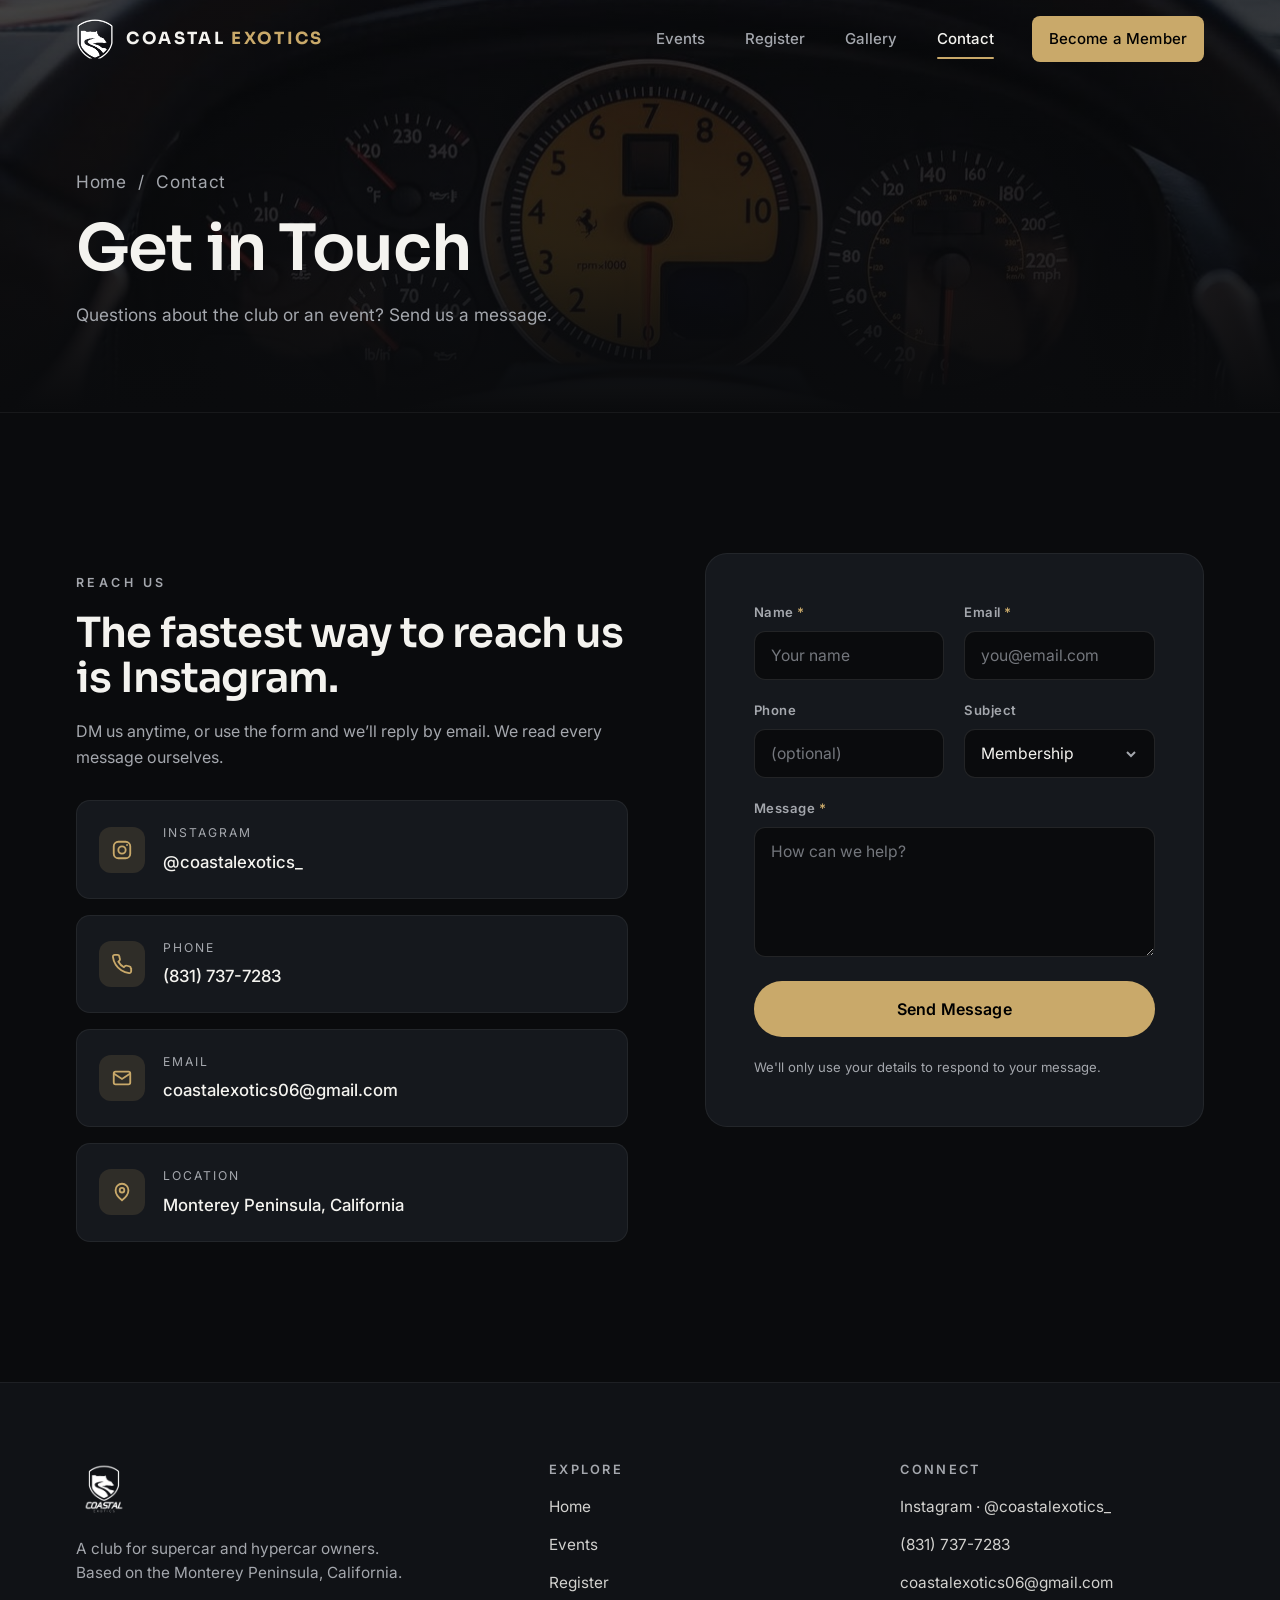
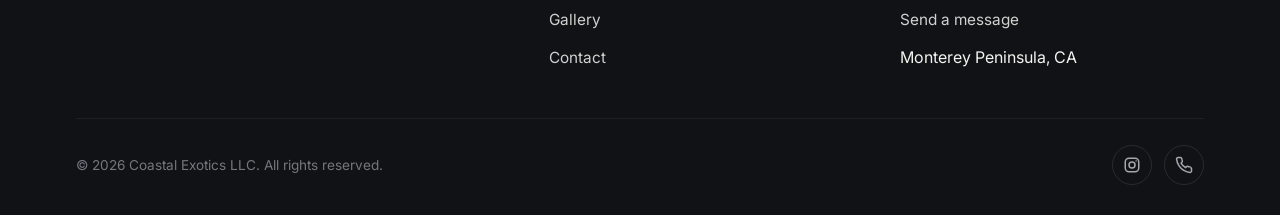
<file: contact.html>
<!DOCTYPE html>
<html lang="en">
<head>
  <meta charset="UTF-8">
  <title>Coastal Exotics</title>
  <link rel="canonical" href="/contact/">
  <meta http-equiv="refresh" content="0; url=/contact/">
  <script>location.replace('/contact/' + location.search + location.hash);</script>
</head>
<body><a href="/contact/">Continue to Coastal Exotics</a></body>
</html>
</file>
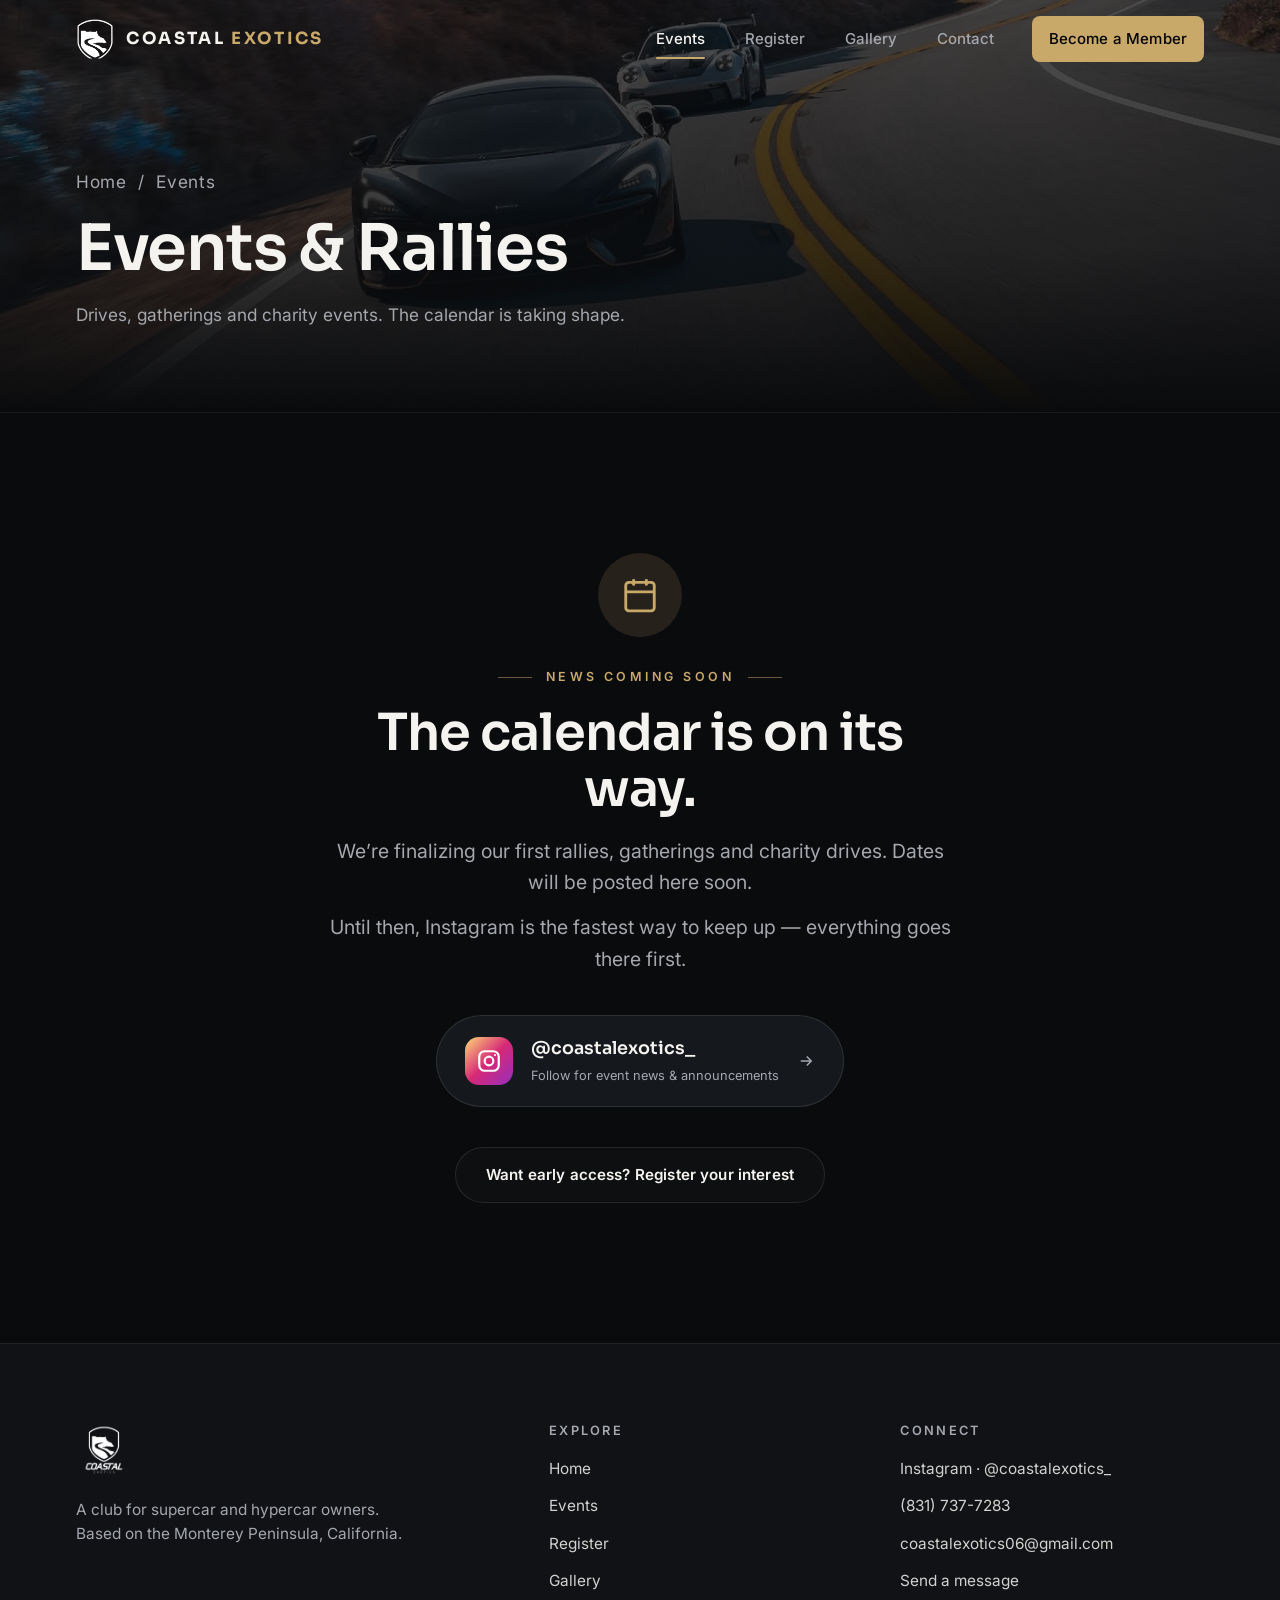
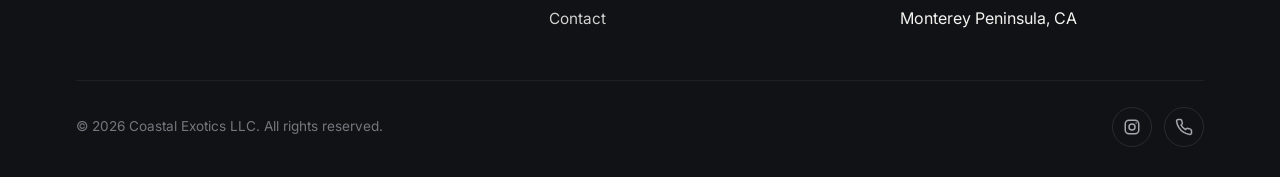
<file: events.html>
<!DOCTYPE html>
<html lang="en">
<head>
  <meta charset="UTF-8">
  <title>Coastal Exotics</title>
  <link rel="canonical" href="/events/">
  <meta http-equiv="refresh" content="0; url=/events/">
  <script>location.replace('/events/' + location.search + location.hash);</script>
</head>
<body><a href="/events/">Continue to Coastal Exotics</a></body>
</html>
</file>
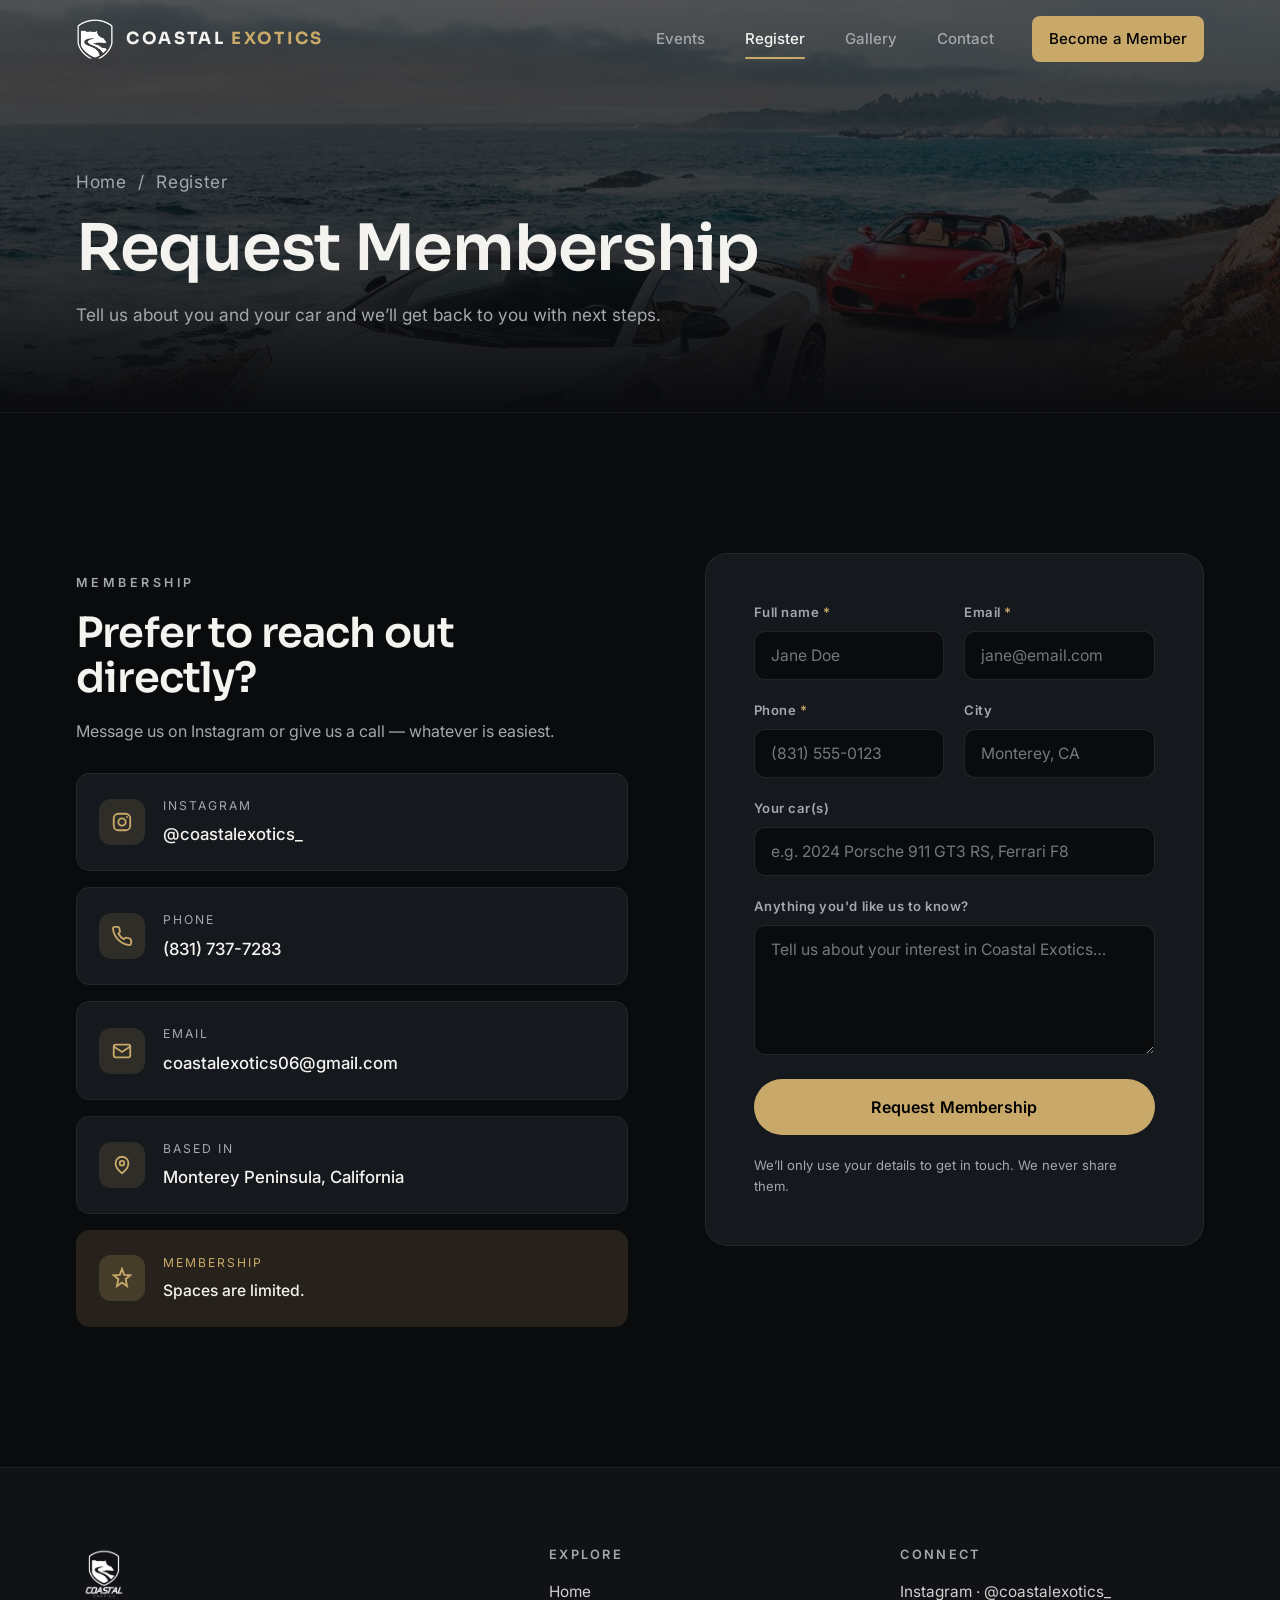
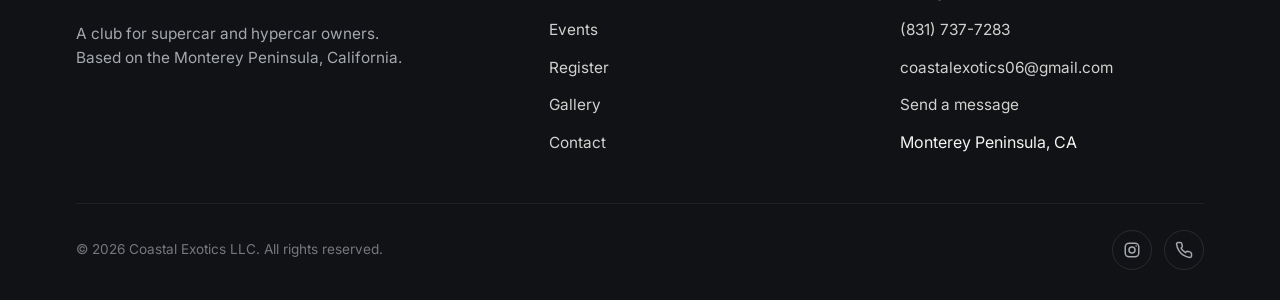
<file: register.html>
<!DOCTYPE html>
<html lang="en">
<head>
  <meta charset="UTF-8">
  <title>Coastal Exotics</title>
  <link rel="canonical" href="/register/">
  <meta http-equiv="refresh" content="0; url=/register/">
  <script>location.replace('/register/' + location.search + location.hash);</script>
</head>
<body><a href="/register/">Continue to Coastal Exotics</a></body>
</html>
</file>
<file: css/styles.css>
/* =========================================================
   Coastal Exotics — core stylesheet
   Sleek, dark, coastal-luxury automotive club
   ========================================================= */

:root {
  --bg:          #0a0b0d;
  --bg-2:        #101216;
  --bg-3:        #15181d;
  --surface:     #15181d;
  --text:        #f4f3ef;
  --muted:       #a4a7ad;
  --muted-2:     #74777d;
  --accent:      #c9a96a;          /* warm coastal gold */
  --accent-soft: rgba(201,169,106,0.14);
  --line:        rgba(255,255,255,0.10);
  --line-soft:   rgba(255,255,255,0.06);
  --radius:      14px;
  --radius-lg:   22px;
  --maxw:        1240px;
  --ease:        cubic-bezier(.16,.84,.44,1);
  --shadow:      0 24px 60px -20px rgba(0,0,0,0.7);
  --font-head:   'Sora', system-ui, sans-serif;
  --font-body:   'Inter', system-ui, sans-serif;
}

/* ---------- reset ---------- */
*,*::before,*::after { box-sizing: border-box; margin: 0; padding: 0; }
html { scroll-behavior: smooth; -webkit-text-size-adjust: 100%; }
body {
  font-family: var(--font-body);
  background: var(--bg);
  color: var(--text);
  line-height: 1.6;
  font-size: 16px;
  -webkit-font-smoothing: antialiased;
  text-rendering: optimizeLegibility;
  overflow-x: hidden;
}
img { max-width: 100%; display: block; }
a { color: inherit; text-decoration: none; }
ul { list-style: none; }
button { font-family: inherit; cursor: pointer; }
::selection { background: var(--accent); color: #1a1407; }

/* ---------- layout helpers ---------- */
.container { width: 100%; max-width: var(--maxw); margin-inline: auto; padding-inline: clamp(20px, 5vw, 56px); }
.section { padding-block: clamp(70px, 11vw, 140px); }
.section--tight { padding-block: clamp(54px, 8vw, 96px); }
.bg-2 { background: var(--bg-2); }

h1,h2,h3,h4 { font-family: var(--font-head); font-weight: 600; line-height: 1.08; letter-spacing: -0.02em; }

.eyebrow {
  font-family: var(--font-body);
  font-size: 0.78rem;
  font-weight: 600;
  letter-spacing: 0.28em;
  text-transform: uppercase;
  color: var(--accent);
  margin-bottom: 18px;
}
.eyebrow--center { display: flex; align-items: center; justify-content: center; gap: 14px; }
.eyebrow--center::before,
.eyebrow--center::after { content: ""; width: 34px; height: 1px; background: var(--accent); opacity: .5; }

.section-head { max-width: 680px; margin-bottom: clamp(40px, 6vw, 64px); }
.section-head.center { margin-inline: auto; text-align: center; }
.section-head h2 { font-size: clamp(2rem, 4.6vw, 3.4rem); }
.section-head p { color: var(--muted); margin-top: 20px; font-size: 1.05rem; }

.lead { font-size: clamp(1.05rem, 1.6vw, 1.22rem); color: var(--muted); }

/* ---------- buttons ---------- */
.btn {
  display: inline-flex; align-items: center; justify-content: center; gap: 10px;
  padding: 15px 30px; border-radius: 100px; font-weight: 600; font-size: .95rem;
  letter-spacing: .01em; border: 1px solid transparent; transition: all .35s var(--ease);
  white-space: nowrap;
}
.btn svg { width: 17px; height: 17px; }
.btn--primary { background: var(--accent); color: #000; }
.btn--primary:hover { background: #d8bd86; transform: translateY(-2px); box-shadow: 0 14px 30px -10px rgba(201,169,106,.55); }
.btn--ghost { border-color: var(--line); color: var(--text); background: rgba(255,255,255,.02); }
.btn--ghost:hover { border-color: var(--accent); color: var(--accent); transform: translateY(-2px); }
.btn--block { width: 100%; }
.btn--lg { padding: 17px 36px; font-size: 1rem; }

/* ---------- header / nav ---------- */
.site-header {
  position: fixed; inset: 0 0 auto 0; z-index: 100;
  transition: background .4s var(--ease), border-color .4s var(--ease), backdrop-filter .4s;
  border-bottom: 1px solid transparent;
}
.site-header.scrolled {
  background: rgba(10,11,13,0.72);
  backdrop-filter: saturate(160%) blur(18px);
  -webkit-backdrop-filter: saturate(160%) blur(18px);
  border-bottom-color: var(--line-soft);
}
.nav { display: flex; align-items: center; justify-content: space-between; height: 78px; }
.brand { display: flex; align-items: center; gap: 12px; }
.brand img { height: 42px; width: auto; }
.brand-name { font-family: var(--font-head); font-weight: 700; font-size: 1.05rem; letter-spacing: .14em; text-transform: uppercase; }
.brand-name span { color: var(--accent); }

.nav-links { display: flex; align-items: center; gap: 8px; }
.nav-links a {
  position: relative; padding: 10px 16px; font-size: .94rem; font-weight: 500; color: var(--muted);
  border-radius: 8px; transition: color .25s;
}
.nav-links a:hover, .nav-links a.active { color: var(--text); }
.nav-links a.active::after {
  content: ""; position: absolute; left: 16px; right: 16px; bottom: 2px; height: 2px;
  background: var(--accent); border-radius: 2px;
}
.nav-cta { margin-left: 14px; }
/* keep the CTA text black — override the muted/hover color from .nav-links a */
.nav-cta a.btn--primary,
.nav-cta a.btn--primary:hover { color: #000; }

.nav-toggle { display: none; width: 44px; height: 44px; border: 1px solid var(--line); border-radius: 10px;
  background: rgba(255,255,255,.03); position: relative; }
.nav-toggle span { position: absolute; left: 11px; right: 11px; height: 2px; background: var(--text); border-radius: 2px;
  transition: transform .35s var(--ease), opacity .25s; }
.nav-toggle span:nth-child(1){ top: 15px; }
.nav-toggle span:nth-child(2){ top: 21px; }
.nav-toggle span:nth-child(3){ top: 27px; }
.nav-toggle.open span:nth-child(1){ transform: translateY(6px) rotate(45deg); }
.nav-toggle.open span:nth-child(2){ opacity: 0; }
.nav-toggle.open span:nth-child(3){ transform: translateY(-6px) rotate(-45deg); }

/* ---------- hero ---------- */
.hero { position: relative; min-height: 100vh; min-height: max(620px, 100svh); display: flex; align-items: flex-end; padding-top: 120px; padding-bottom: clamp(60px, 9vw, 120px); overflow: hidden; }
.hero__media { position: absolute; inset: 0; z-index: -2; }
.hero__media img { width: 100%; height: 100%; object-fit: cover; object-position: center 60%; }
.hero__media::after {
  content: ""; position: absolute; inset: 0;
  background:
    linear-gradient(180deg, rgba(10,11,13,.55) 0%, rgba(10,11,13,.10) 32%, rgba(10,11,13,.55) 72%, rgba(10,11,13,.98) 100%),
    linear-gradient(90deg, rgba(10,11,13,.7) 0%, rgba(10,11,13,0) 55%);
}
.hero__inner { max-width: 760px; }
.hero .eyebrow { margin-bottom: clamp(24px, 3.6vw, 38px); }
.hero h1 { font-size: clamp(2.6rem, 6.4vw, 5.4rem); font-weight: 700; line-height: 1.1; }
.hero h1 .gold { color: var(--accent); }
.hero p { margin-top: 22px; font-size: clamp(1.05rem, 1.7vw, 1.3rem); color: #d8d9dc; max-width: 560px; }
.hero__actions { margin-top: 38px; display: flex; flex-wrap: wrap; gap: 14px; }
.hero__loc { margin-top: 30px; display: inline-flex; align-items: center; gap: 10px; font-size: .9rem; color: var(--muted); letter-spacing: .04em; }
.hero__loc svg { width: 16px; height: 16px; color: var(--accent); }

.scroll-cue { position: absolute; left: 50%; bottom: 26px; transform: translateX(-50%); z-index: 2;
  display: flex; flex-direction: column; align-items: center; gap: 8px; color: var(--muted-2); font-size: .7rem; letter-spacing: .25em; text-transform: uppercase; }
.scroll-cue .mouse { width: 22px; height: 36px; border: 1.5px solid var(--line); border-radius: 12px; position: relative; }
.scroll-cue .mouse::after { content:""; position:absolute; top:7px; left:50%; transform:translateX(-50%); width:3px; height:7px; background: var(--accent); border-radius:2px; animation: scrollDot 1.8s infinite; }
@keyframes scrollDot { 0%{opacity:0; transform:translate(-50%,0);} 40%{opacity:1;} 80%{opacity:0; transform:translate(-50%,10px);} 100%{opacity:0;} }

/* ---------- stat bar ---------- */
.stats { display: grid; grid-template-columns: repeat(4,1fr); gap: 1px; background: var(--line-soft); border-block: 1px solid var(--line-soft); }
.stats .stat { background: var(--bg); padding: clamp(28px,4vw,44px) clamp(18px,3vw,32px); text-align: center; }
.stats .num { font-family: var(--font-head); font-size: clamp(1.8rem,3.4vw,2.7rem); font-weight: 700; color: var(--text); }
.stats .num span { color: var(--accent); }
.stats .lbl { margin-top: 8px; font-size: .78rem; letter-spacing: .16em; text-transform: uppercase; color: var(--muted); }

/* ---------- about / split ---------- */
.split { display: grid; grid-template-columns: 1.05fr .95fr; gap: clamp(36px, 6vw, 80px); align-items: center; }
.split__media { position: relative; border-radius: var(--radius-lg); overflow: hidden; box-shadow: var(--shadow); }
.split__media img { width: 100%; aspect-ratio: 4/5; object-fit: cover; transition: transform 1.2s var(--ease); }
.split__media:hover img { transform: scale(1.05); }
.split__media .tag { position: absolute; left: 18px; bottom: 18px; background: rgba(10,11,13,.6); backdrop-filter: blur(10px);
  border: 1px solid var(--line); padding: 8px 16px; border-radius: 100px; font-size: .8rem; letter-spacing: .04em; }
.split h2 { font-size: clamp(1.9rem, 3.8vw, 3rem); }
.split p { color: var(--muted); margin-top: 20px; }
.split .checklist { margin-top: 28px; display: grid; gap: 14px; }
.split .checklist li { display: flex; gap: 12px; align-items: flex-start; color: var(--text); }
.split .checklist svg { flex: none; width: 22px; height: 22px; color: var(--accent); margin-top: 1px; }

/* ---------- benefit cards ---------- */
.cards { display: grid; grid-template-columns: repeat(2,1fr); gap: 22px; max-width: 940px; margin-inline: auto; }
.card {
  background: var(--surface); border: 1px solid var(--line-soft); border-radius: var(--radius);
  padding: 34px 30px; transition: transform .4s var(--ease), border-color .4s, background .4s;
  position: relative; overflow: hidden;
}
.card::before { content:""; position:absolute; inset:0 0 auto 0; height:2px; background: linear-gradient(90deg,var(--accent),transparent); opacity:0; transition:opacity .4s; }
.card:hover { transform: translateY(-6px); border-color: var(--line); background: var(--bg-3); }
.card:hover::before { opacity:1; }
.card .ico { width: 52px; height: 52px; border-radius: 13px; background: var(--accent-soft); display: grid; place-items: center; margin-bottom: 22px; }
.card .ico svg { width: 26px; height: 26px; color: var(--accent); }
.card h3 { font-size: 1.28rem; }
.card p { color: var(--muted); margin-top: 12px; font-size: .96rem; }

/* ---------- gallery strip / grid ---------- */
.gallery-grid { display: grid; grid-template-columns: repeat(12, 1fr); gap: 16px; grid-auto-flow: dense; }
.gallery-item { position: relative; overflow: hidden; border-radius: var(--radius); cursor: zoom-in; background: var(--bg-2); }
.gallery-item img { width: 100%; height: 100%; object-fit: cover; transition: transform 1s var(--ease); }
.gallery-item::after { content:""; position:absolute; inset:0; background:linear-gradient(180deg,transparent 55%,rgba(10,11,13,.55)); opacity:0; transition:opacity .4s; }
.gallery-item:hover img { transform: scale(1.06); }
.gallery-item:hover::after { opacity:1; }
.gallery-item .cap { position:absolute; left:18px; bottom:16px; z-index:2; opacity:0; transform:translateY(8px); transition:.4s var(--ease); font-size:.85rem; letter-spacing:.04em; }
.gallery-item:hover .cap { opacity:1; transform:translateY(0); }
.g-wide { grid-column: span 8; aspect-ratio: 16/9; }
.g-tall { grid-column: span 4; aspect-ratio: 3/4; }
.g-sq   { grid-column: span 4; aspect-ratio: 1/1; }
.g-half { grid-column: span 6; aspect-ratio: 3/2; }

/* strip on homepage */
.strip { display:grid; grid-template-columns: repeat(4,1fr); gap:14px; }
.strip a { position:relative; overflow:hidden; border-radius:var(--radius); aspect-ratio: 4/5; }
.strip img { width:100%; height:100%; object-fit:cover; transition: transform 1s var(--ease); }
.strip a:hover img { transform: scale(1.07); }

/* ---------- CTA band ---------- */
.cta-band { position: relative; overflow: hidden; border-radius: var(--radius-lg); padding: clamp(48px,7vw,84px); text-align: center; }
.cta-band__bg { position:absolute; inset:0; z-index:-2; }
.cta-band__bg img { width:100%; height:100%; object-fit:cover; }
.cta-band::before { content:""; position:absolute; inset:0; z-index:-1; background: linear-gradient(180deg, rgba(10,11,13,.82), rgba(10,11,13,.78)); }
.cta-band h2 { font-size: clamp(2rem,4.5vw,3.4rem); }
.cta-band p { color:#d2d3d6; max-width: 560px; margin: 18px auto 34px; }
.cta-band .hero__actions { justify-content: center; }

/* ---------- page hero (subpages) ---------- */
.page-hero { position: relative; padding-top: 150px; padding-bottom: clamp(50px,7vw,84px); overflow: hidden; border-bottom: 1px solid var(--line-soft); }
.page-hero__bg { position:absolute; inset:0; z-index:-2; }
.page-hero__bg img { width:100%; height:100%; object-fit:cover; object-position: center 55%; }
.page-hero::after { content:""; position:absolute; inset:0; z-index:-1; background: linear-gradient(180deg, rgba(10,11,13,.7) 0%, rgba(10,11,13,.82) 60%, var(--bg) 100%); }
.page-hero h1 { font-size: clamp(2.4rem,5.5vw,4rem); }
.page-hero p { color: var(--muted); margin-top: 18px; max-width: 620px; font-size: 1.08rem; }
.breadcrumb { font-size:.82rem; letter-spacing:.04em; color: var(--muted-2); margin-bottom: 18px; }
.breadcrumb a:hover { color: var(--accent); }

/* ---------- forms ---------- */
.form-wrap { background: var(--surface); border: 1px solid var(--line-soft); border-radius: var(--radius-lg); padding: clamp(28px,4vw,48px); }
.form-grid { display: grid; grid-template-columns: 1fr 1fr; gap: 20px; }
.field { display: flex; flex-direction: column; gap: 8px; }
.field.full { grid-column: 1 / -1; }
.field label { font-size: .82rem; font-weight: 600; letter-spacing: .04em; color: var(--muted); }
.field label .req { color: var(--accent); }
.field input, .field select, .field textarea {
  width: 100%; padding: 14px 16px; background: var(--bg); border: 1px solid var(--line);
  border-radius: 11px; color: var(--text); font-family: inherit; font-size: .98rem; transition: border-color .25s, background .25s;
}
.field textarea { resize: vertical; min-height: 130px; }
.field input::placeholder, .field textarea::placeholder { color: var(--muted-2); }
.field input:focus, .field select:focus, .field textarea:focus { outline: none; border-color: var(--accent); background: var(--bg-2); }
.field select { appearance: none; background-image: url("data:image/svg+xml,%3Csvg xmlns='http://www.w3.org/2000/svg' width='14' height='14' fill='none' stroke='%23a4a7ad' stroke-width='2'%3E%3Cpath d='M3 5l4 4 4-4'/%3E%3C/svg%3E"); background-repeat: no-repeat; background-position: right 16px center; padding-right: 42px; }
.form-note { font-size: .82rem; color: var(--muted-2); margin-top: 18px; }
.form-status { margin-top: 18px; padding: 14px 18px; border-radius: 11px; font-size: .92rem; display: none; }
.form-status.show { display: block; }
.form-status.ok { background: rgba(120,190,120,.12); border: 1px solid rgba(120,190,120,.35); color: #bfe7bf; }
.form-status.err { background: rgba(220,120,120,.12); border: 1px solid rgba(220,120,120,.35); color: #f0c2c2; }

/* ---------- contact / info cards ---------- */
.info-list { display: grid; gap: 16px; }
.info-item { display:flex; gap:18px; align-items:center; padding: 22px; background: var(--surface); border:1px solid var(--line-soft); border-radius: var(--radius); transition: border-color .3s; }
.info-item:hover { border-color: var(--line); }
.info-item .ico { flex:none; width:46px; height:46px; border-radius:12px; background: var(--accent-soft); display:grid; place-items:center; }
.info-item .ico svg { width:22px; height:22px; color: var(--accent); }
.info-item .k { display:block; font-size:.76rem; letter-spacing:.16em; text-transform:uppercase; color: var(--muted); }
.info-item .v { display:block; font-size:1.05rem; margin-top:6px; font-weight:500; }
.info-item .v a:hover { color: var(--accent); }

/* ---------- events placeholder ---------- */
.coming { text-align:center; max-width: 640px; margin-inline:auto; }
.coming .pulse { width: 84px; height:84px; margin: 0 auto 30px; border-radius: 50%; background: var(--accent-soft); display:grid; place-items:center; position:relative; }
.coming .pulse svg { width:38px; height:38px; color: var(--accent); }
.coming .pulse::before, .coming .pulse::after { content:""; position:absolute; inset:0; border-radius:50%; border:1px solid var(--accent); opacity:0; animation: ping 2.6s var(--ease) infinite; }
.coming .pulse::after { animation-delay: 1.3s; }
@keyframes ping { 0%{transform:scale(1); opacity:.6;} 80%,100%{transform:scale(1.9); opacity:0;} }
.ig-card { margin-top: 40px; display:inline-flex; align-items:center; gap:18px; padding: 18px 28px; background: var(--surface); border:1px solid var(--line); border-radius: 100px; transition: transform .35s var(--ease), border-color .35s; }
.ig-card:hover { transform: translateY(-3px); border-color: var(--accent); }
.ig-card .ico { width:48px; height:48px; border-radius:14px; background: linear-gradient(135deg,#feda75,#d62976,#962fbf); display:grid; place-items:center; }
.ig-card .ico svg { width:26px; height:26px; color:#fff; }
.ig-card .handle { font-family: var(--font-head); font-weight:600; font-size:1.1rem; }
.ig-card .sub { font-size:.8rem; color: var(--muted); }

/* ---------- lightbox ---------- */
.lightbox { position: fixed; inset: 0; z-index: 200; background: rgba(6,7,9,.94); backdrop-filter: blur(8px); display: none; align-items: center; justify-content: center; padding: 4vw; opacity:0; transition: opacity .3s; }
.lightbox.open { display: flex; opacity:1; }
.lightbox img { max-width: 100%; max-height: 88vh; border-radius: 10px; box-shadow: var(--shadow); }
.lightbox__close, .lightbox__nav { position: absolute; background: rgba(255,255,255,.07); border:1px solid var(--line); color:#fff; width:52px; height:52px; border-radius:50%; display:grid; place-items:center; transition: background .25s, border-color .25s; }
.lightbox__close:hover, .lightbox__nav:hover { background: rgba(255,255,255,.15); border-color: var(--accent); }
.lightbox__close { top: 26px; right: 26px; }
.lightbox__close svg, .lightbox__nav svg { width:22px; height:22px; }
.lightbox__nav.prev { left: 26px; top:50%; transform: translateY(-50%); }
.lightbox__nav.next { right: 26px; top:50%; transform: translateY(-50%); }

/* ---------- footer ---------- */
.site-footer { border-top: 1px solid var(--line-soft); background: var(--bg-2); padding-block: clamp(50px,7vw,80px) 30px; }
.footer-top { display: grid; grid-template-columns: 1.4fr 1fr 1fr; gap: 48px; padding-bottom: 48px; border-bottom: 1px solid var(--line-soft); }
.footer-brand img { height: 56px; margin-bottom: 18px; }
.footer-brand p { color: var(--muted); max-width: 340px; font-size: .96rem; }
.footer-col h4 { font-size: .8rem; letter-spacing: .18em; text-transform: uppercase; color: var(--muted); margin-bottom: 18px; font-family: var(--font-body); font-weight:600; }
.footer-col ul { display: grid; gap: 12px; }
.footer-col a { color: var(--text); font-size: .96rem; opacity:.85; transition: color .2s, opacity .2s; }
.footer-col a:hover { color: var(--accent); opacity:1; }
.footer-bottom { display: flex; align-items: center; justify-content: space-between; flex-wrap: wrap; gap: 14px; padding-top: 26px; color: var(--muted-2); font-size: .85rem; }
.footer-social { display:flex; gap:12px; }
.footer-social a { width:40px; height:40px; border:1px solid var(--line); border-radius:50%; display:grid; place-items:center; color: var(--muted); transition: all .3s var(--ease); }
.footer-social a:hover { color: var(--accent); border-color: var(--accent); transform: translateY(-2px); }
.footer-social svg { width:18px; height:18px; }

/* ---------- reveal animation ---------- */
.reveal { opacity: 0; transform: translateY(26px); transition: opacity .8s var(--ease), transform .8s var(--ease); }
.reveal.in { opacity: 1; transform: none; }
.reveal[data-delay="1"]{ transition-delay:.08s; }
.reveal[data-delay="2"]{ transition-delay:.16s; }
.reveal[data-delay="3"]{ transition-delay:.24s; }
@media (prefers-reduced-motion: reduce){ .reveal{opacity:1;transform:none;transition:none;} html{scroll-behavior:auto;} .scroll-cue .mouse::after{animation:none;} }

/* ---------- responsive ---------- */
@media (max-width: 980px){
  .split { grid-template-columns: 1fr; }
  .split__media img { aspect-ratio: 16/10; }
  .cards { grid-template-columns: 1fr 1fr; }
  .footer-top { grid-template-columns: 1fr 1fr; gap: 36px; }
  .footer-brand { grid-column: 1 / -1; }
}
@media (max-width: 860px){
  .nav-links { position: fixed; inset: 78px 0 auto 0; flex-direction: column; align-items: stretch;
    background: rgba(10,11,13,.97); backdrop-filter: blur(20px); border-bottom: 1px solid var(--line);
    padding: 16px clamp(20px,5vw,56px) 28px; gap: 4px; transform: translateY(-130%); transition: transform .45s var(--ease); }
  .nav-links.open { transform: translateY(0); }
  .nav-links a { padding: 14px 8px; font-size: 1.05rem; border-bottom: 1px solid var(--line-soft); }
  .nav-links a.active::after { display: none; }
  .nav-cta { margin: 12px 0 0; }
  .nav-cta .btn { width: 100%; }
  .nav-toggle { display: block; }
  .stats { grid-template-columns: 1fr 1fr; }
  .gallery-grid { grid-template-columns: repeat(6,1fr); }
  .g-wide,.g-tall,.g-sq,.g-half { grid-column: span 3; aspect-ratio: 4/3; }
  .strip { grid-template-columns: 1fr 1fr; }
}
@media (max-width: 560px){
  .cards { grid-template-columns: 1fr; }
  .form-grid { grid-template-columns: 1fr; }
  .footer-top { grid-template-columns: 1fr; }
  .stats { grid-template-columns: 1fr 1fr; }
  .gallery-grid { grid-template-columns: 1fr; }
  .g-wide,.g-tall,.g-sq,.g-half { grid-column: 1 / -1; aspect-ratio: 4/3; }
  .hero__actions .btn { flex: 1 1 100%; }
  .lightbox__nav { width:44px; height:44px; }
  .lightbox__nav.prev{ left:12px; } .lightbox__nav.next{ right:12px; }
}
</file>
